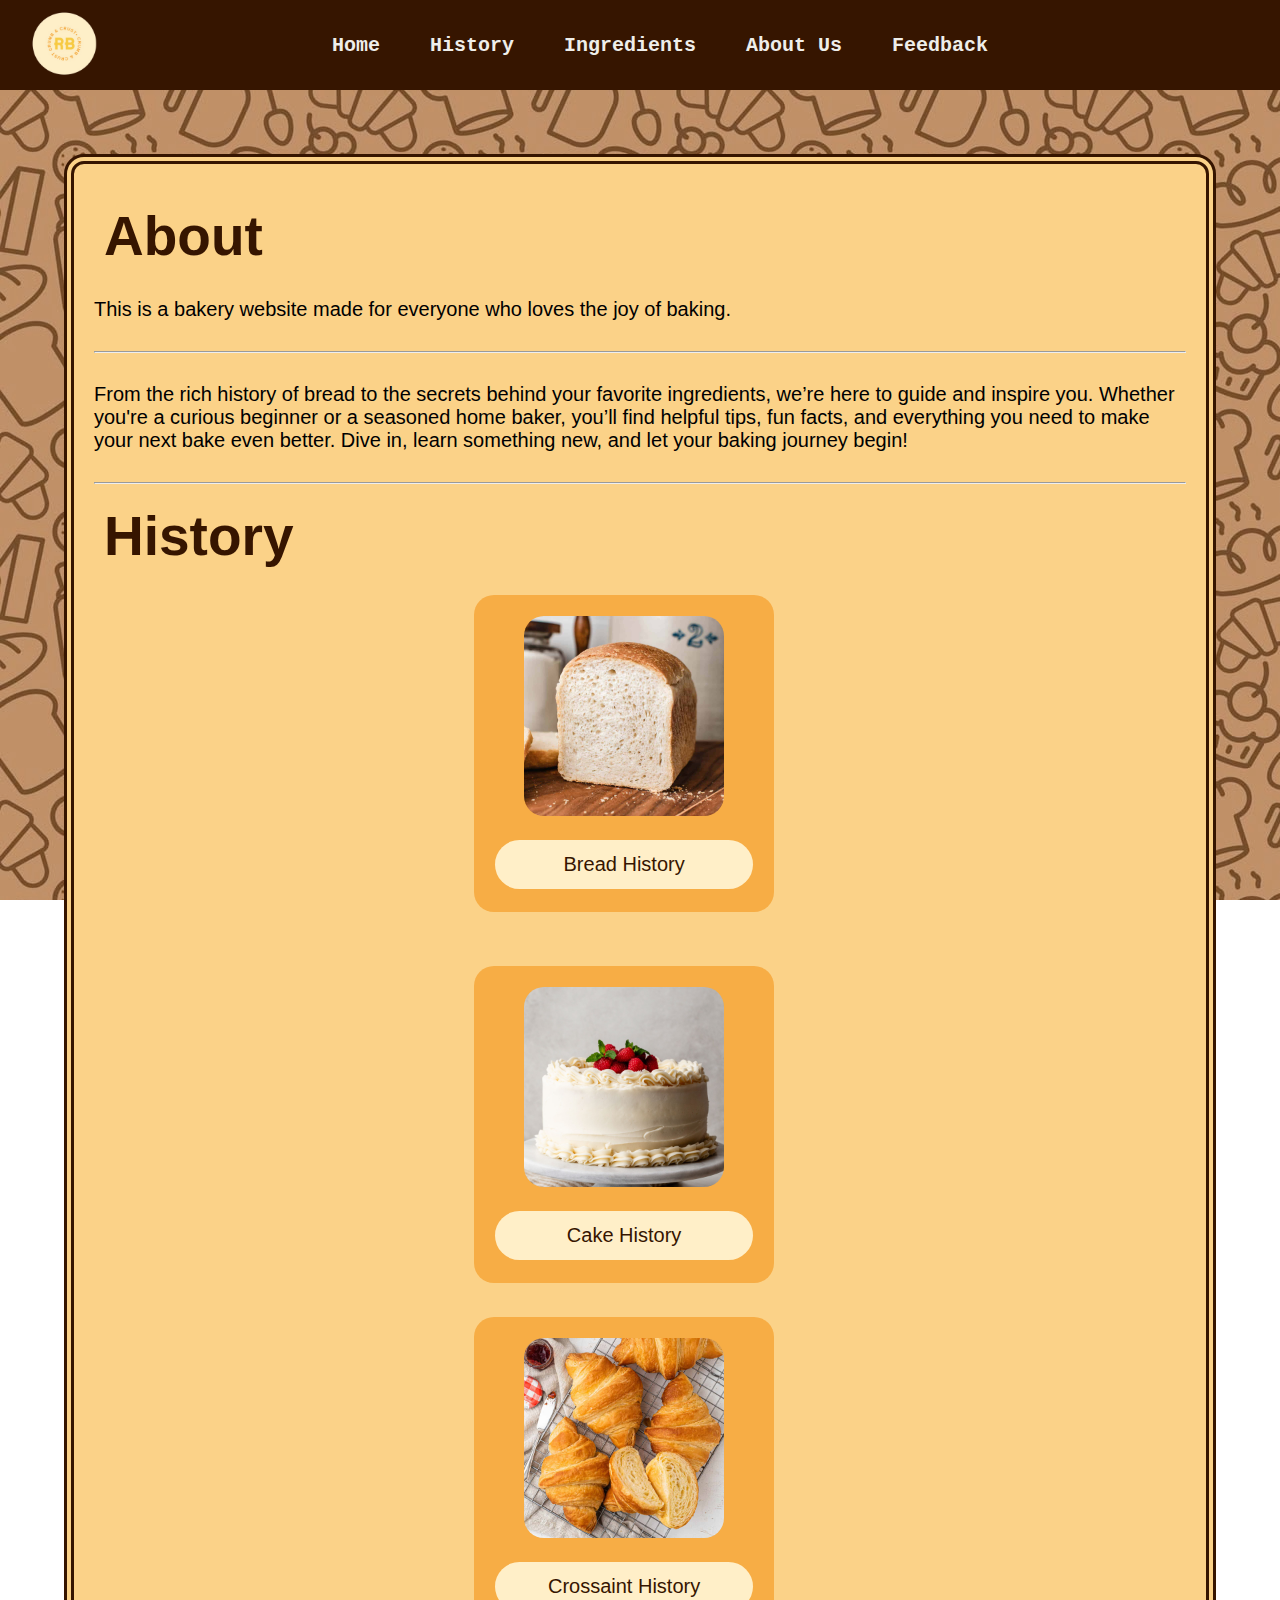
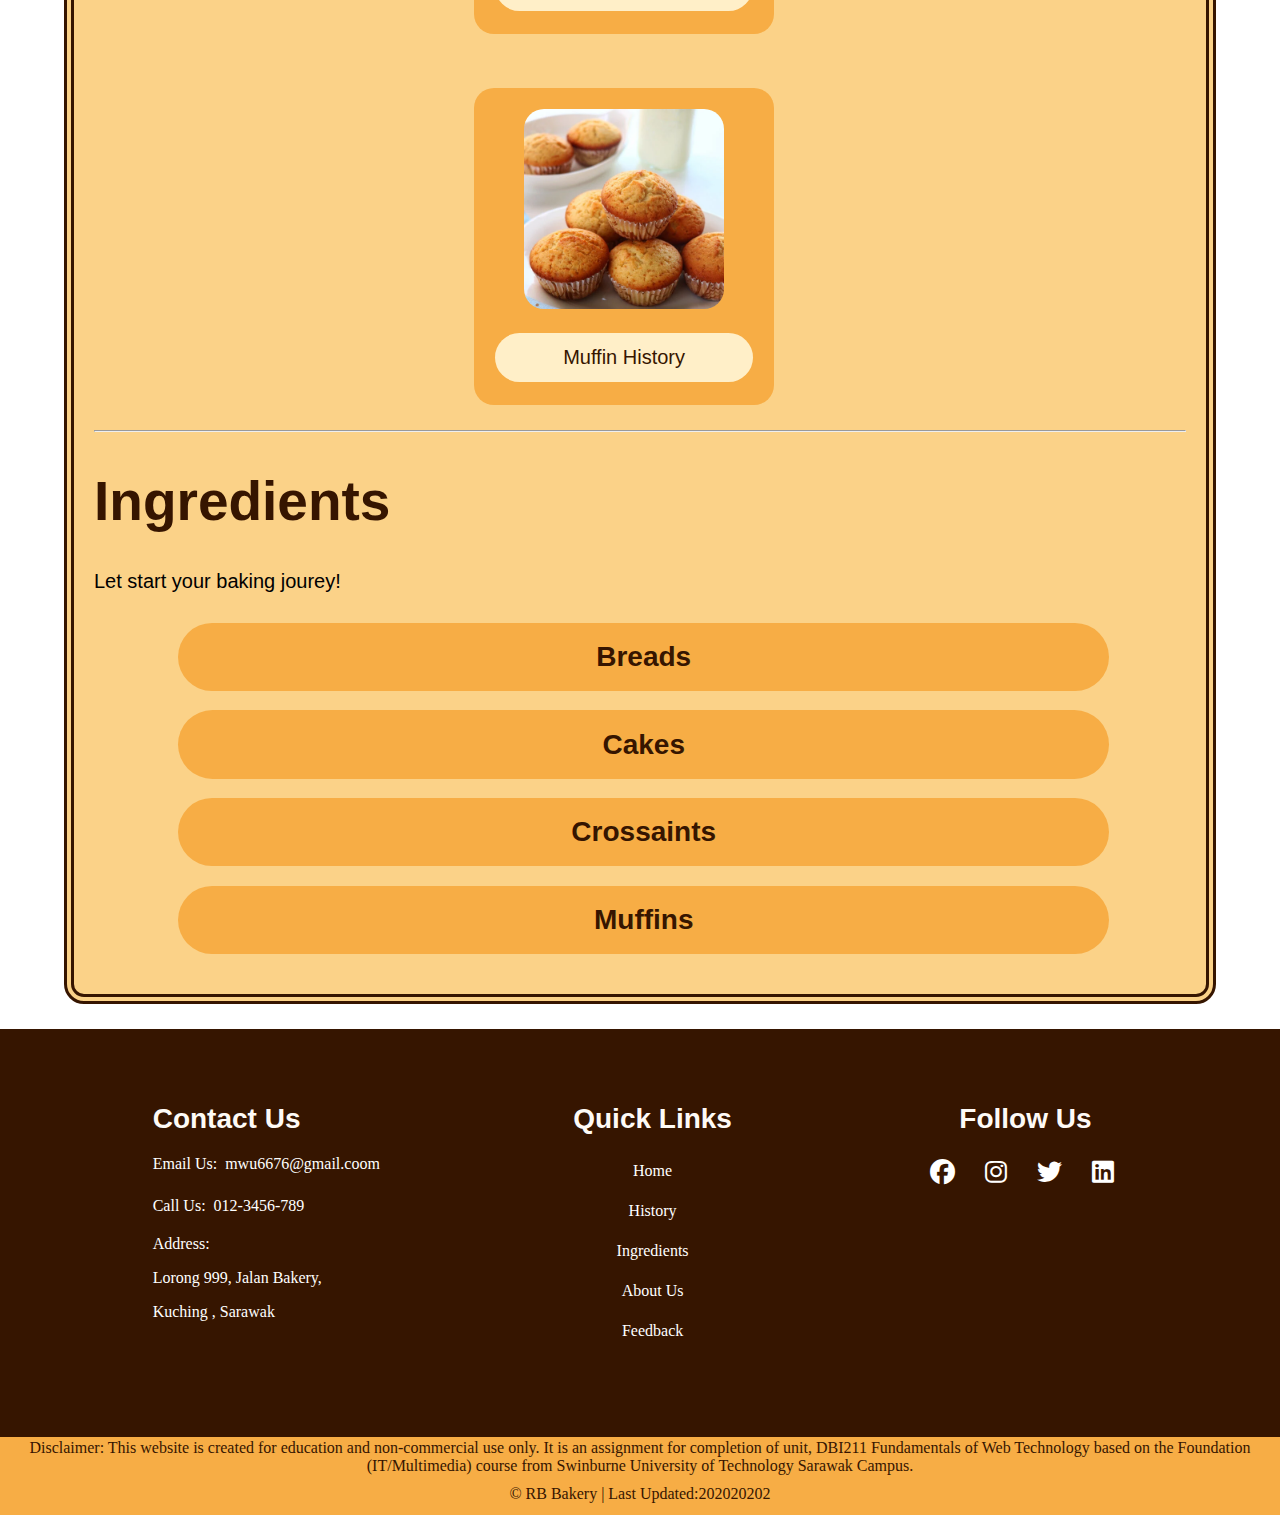
<file: 202 final/html/index.html>
<!DOCTYPE html>
<html lang="en">
    <head>
        <meta charset="utf-8">
        <meta name="author" content="Rong">
        <meta name="description" content="Royal Bakes Bakery">
        <meta name="keywords" content="Royal,Bakes,Bakery">
        <link rel="icon" href="../images/iconlogo.png">
        <link rel="stylesheet" href="../style/style.css"> 
        <link rel="stylesheet" href="https://cdnjs.cloudflare.com/ajax/libs/font-awesome/6.5.0/css/all.min.css">           
        <title>Royal Bakes Bakery</title>
    </head>

    <body>
        <header>
            <div class="topbar">
                <img src="../images/Logo.png" alt="Royal Bakes Bakery Logo" class="Logo" width="120px" height="120px">
                <ul>
                    <li><a href="index.html">Home</a></li>
                    <li><a href="../html/history.html">History</a></li>
                    <li><a href="#">Ingredients</a>
                        <ul class="dropdown">
                            <li><a href="../html/bread.html">Breads</a></li>
                            <li><a href="../html/cake.html">Cakes</a></li>
                            <li><a href="../html/crossaint.html">Crossaints</a></li>
                            <li><a href="../html/muffin.html">Muffins</a></li>
                        </ul>
                    </li>
                    <li><a href="../html/about.html">About Us</a></li>
                    <li><a href="../html/feedback.html">Feedback</a></li>
                </ul>
            </div>
        </header>
        
        <article class="indexarticle">
            <h1 class="about">About</h1>
            <p>This is a bakery website made for everyone who loves the joy of baking.</p>
            <hr>
            <p>From the rich history of bread to the secrets behind your favorite ingredients, we’re here to guide and inspire you. Whether you're a curious beginner or a seasoned home baker, you’ll find helpful tips, fun facts, and everything you need to make your next bake even better. Dive in, learn something new, and let your baking journey begin!</p>
            <hr>
            <h1 class="history">History</h1>
            <section class="bakeryhistory">
                <div class="breadncake">
                    <div class="breadhistory">
                        <img src="../images/bread.jpg" alt="bread" width="200px" height="200px">
                        <a href="history.html#bread">Bread History</a>
                    </div>
                    <div class="cakehistory">
                        <img src="../images/cake.jpg" alt="cake" width="200px" height="200px">
                        <a href="history.html#cake">Cake History</a>
                    </div>
                </div>
                <div class="crossaintnmuffin">
                    <div class="crossainthistory">
                        <img src="../images/croissant.jpg" alt="crossaint" witdh="200px" height="200px">
                        <a href="history.html#crossaint">Crossaint History</a>
                    </div>
                    <div class="muffinhistory">
                        <img src="../images/muffin.webp" alt="muffin" width="200px" height="200px">
                        <a href="history.html#muffin">Muffin History</a>
                    </div>
                </div>
            </section>

            <hr>
            <h1>Ingredients</h1>
            <p>Let start your baking jourey!</p>
            <section class="Ingredientschoice">
                <div>
                    <script>
                        document.addEventListener('DOMContentLoaded', () => {
                        const dropdowns = document.querySelectorAll('.has-dropdown > a');

                        dropdowns.forEach(item => {
                            item.addEventListener('click', function (e) {
                                e.preventDefault();
                                const parent = this.parentElement;

                                parent.classList.toggle('active');

                                document.querySelectorAll('.has-dropdown').forEach(el => {
                                    if (el !== parent) el.classList.remove('active');
                                });
                            });
                        });

                        document.addEventListener('click', (e) => {
                            if (!e.target.closest('.has-dropdown')) {
                                document.querySelectorAll('.has-dropdown').forEach(el => el.classList.remove('active'));
                            }
                        });
                    });
                    </script>
                     <ul class="ingredients-list">
                        <li class="has-dropdown">
                            <a href="#">Breads</a>
                            <ul class="dropdown">
                                <li><a href="../html/bread.html#wholewheatbread">Whole Wheat Bread</a></li>
                                <li><a href="../html/bread.html#sourdough">Sourdough</a></li>
                                <li><a href="../html/bread.html#multigrainbread">Multigrain Bread</a></li>
                                <li><a href="../html/bread.html#ryebread">Rye Bread</a></li>
                                <li><a href="../html/bread.html#ciabatta">Ciabatta</a></li>
                                <li><a href="../html/bread.html#baguette">Baguette</a></li>
                            </ul>
                        </li>
                        <li class="has-dropdown">
                            <a href="#">Cakes</a>
                            <ul class="dropdown">
                                <li><a href="../html/cake.html#spongecake">Sponge Cake</a></li>
                                <li><a href="../html/cake.html#poundcake">Pound Cake</a></li>
                                <li><a href="../html/cake.html#fruitcake">Fruit Cake</a></li>
                                <li><a href="../html/cake.html#carrotcake">Carrot Cake</a></li>
                                <li><a href="../html/cake.html#chocolatecake">Chocolate Cake</a></li>
                                <li><a href="../html/cake.html#redvelvetcake">Red Velvet Cake</a></li>
                            </ul>
                        </li>
                        <li class="has-dropdown">
                            <a href="#">Crossaints</a>
                            <ul class="dropdown">
                                <li><a href="../html/crossaint.html#buttercroissant">Butter Croissant</a></li>
                                <li><a href="../html/crossaint.html#l#almondcroissant">Almond Croissant</a></li>
                                <li><a href="../html/crossaint.html#chocolatecroissant">Chocolate Croissant</a></li>
                            </ul>
                        </li>
                        <li class="has-dropdown">
                            <a href="#">Muffins</a>
                            <ul class="dropdown">
                                <li><a href="../html/muffin.html#blueberrymuffins">Blueberry Muffins</a></li>
                                <li><a href="../html/muffin.html#bananamuffins">Banana Muffins</a></li>
                                <li><a href="../html/muffin.html#chocolatemuffins">Chocolate Muffins</a></li>
                                <li><a href="../html/muffin.html#branmuffins">Bran Muffins</a></li>
                            </ul>
                        </li>
                    </ul>
                </div>
            </section>
        </article>
        
        <footer>
            <div class="container">
                <div class="footercontent">
                    <h3>Contact Us</h3>
                    <p>Email Us:<a href="mailto:mwu6676@gmail.com">mwu6676@gmail.coom</a></p>
                    <p>Call Us:<a href="tel:+60123456789">012-3456-789</a></p>
                    <p>Address:</p>
                    <p>Lorong 999, Jalan Bakery,</p>
                    <p> Kuching , Sarawak</p>
                </div>
                <div class="footercontent">
                    <h3>Quick Links</h3>
                    <ul class="list">
                        <li><a href="index.html">Home</a></li>
                        <li><a href="../html/history.html">History</a></li>
                        <li><a href="../html/ingredients.html">Ingredients</a></li>
                        <li><a href="../html/about.html">About Us</a></li>
                        <li><a href="../html/feedback.html">Feedback</a></li>
                    </ul>
                </div>
                <div class="footercontent">
                    <h3 class="socialmedialink">Follow Us</h3>
                    <ul class="social-icons">
                        <li><a href=""><i class="fab fa-facebook"></i></a></li>
                        <li><a href=""><i class="fab fa-instagram"></i></a></li>
                        <li><a href=""><i class="fab fa-twitter"></i></a></li>
                        <li><a href=""><i class="fab fa-linkedin"></i></a></li>
                    </ul>
                </div>
            </div>
            <div class="indexbottom-bar">
                <p class="disclaimer">Disclaimer: This website is created for education and non-commercial use only. It is an assignment for completion of unit, DBI211 Fundamentals of Web Technology based on the Foundation (IT/Multimedia) course from Swinburne University of Technology Sarawak Campus.</p>
                <p class="copyright">&copy; RB Bakery | Last Updated:202020202</p>
            </div>
        </footer>
    </body>
</html>
</file>
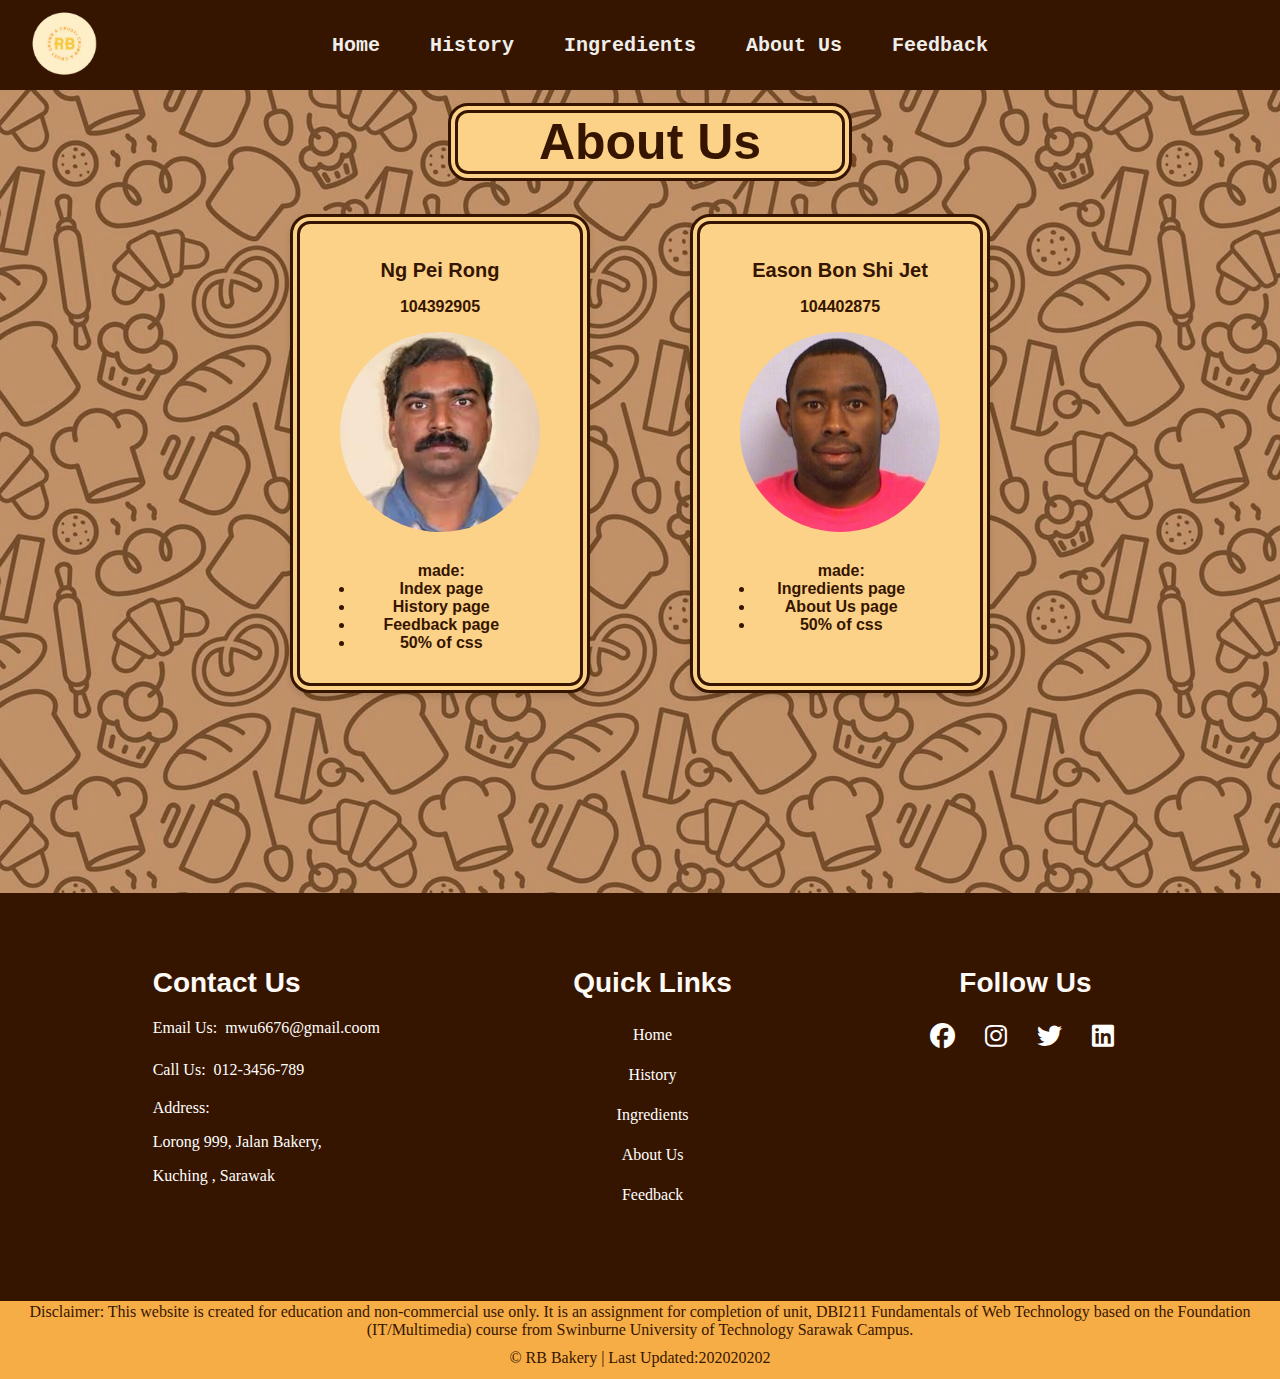
<file: 202 final/html/about.html>
<!DOCTYPE html>
<html lang="en">
    <head>
        <meta charset="utf-8">
        <meta name="author" content="Rong">
        <meta name="description" content="Royal Bakes Bakery">
        <meta name="keywords" content="Royal,Bakes,Bakery">
        <link rel="icon" href="../images/iconlogo.png">
        <link rel="stylesheet" href="../style/style.css">
        <link rel="stylesheet" href="https://cdnjs.cloudflare.com/ajax/libs/font-awesome/6.5.0/css/all.min.css">            
        <title>Royal Bakes Bakery</title>
    </head>

    <body>
        <header>
            <div class="topbar">
                <img src="../images/Logo.png" alt="Royal Bakes Bakery Logo" class="Logo" width="120px" height="120px">
                <ul>
                    <li><a href="index.html">Home</a></li>
                    <li><a href="../html/history.html">History</a></li>
                    <li><a href="#">Ingredients</a>
                        <ul class="dropdown">
                            <li><a href="../html/bread.html">Breads</a></li>
                            <li><a href="../html/cake.html">Cakes</a></li>
                            <li><a href="../html/crossaint.html">Crossaints</a></li>
                            <li><a href="../html/muffin.html">Muffins</a></li>
                        </ul>
                    </li>
                    <li><a href="../html/about.html">About Us</a></li>
                    <li><a href="../html/feedback.html">Feedback</a></li>
                </ul>
            </div>
        </header>
        <article class="about-us-article">
            <h1>About Us</h1>
            <div class="about-us-info">                                                                                                                  
                <div class="member">
                    <p class="name">Ng Pei Rong</p>
                    <p class="id">104392905</p>
                    <img src="../images/xavier-icon.jpg" alt="student-profile-picture" class="pfp"> 
                    <ul>made:
                        <li>Index page</li>
                        <li>History page</li>
                        <li>Feedback page</li>
                        <li>50% of css</li>
                    </ul>
                </div>
                <div class="member">
                    <p class="name">Eason Bon Shi Jet</p>
                    <p class="id">104402875</p>
                    <img src="../images/tyler-icon.jpg" alt="student-profile-picture" class="pfp">
                    <ul>made:
                        <li>Ingredients page</li>
                        <li>About Us page</li>
                        <li>50% of css</li>
                    </ul>
                </div>
            </div>
        </article>
        <footer>
            <div class="container">
                <div class="footercontent">
                    <h3>Contact Us</h3>
                    <p>Email Us:<a href="mailto:mwu6676@gmail.com">mwu6676@gmail.coom</a></p>
                    <p>Call Us:<a href="tel:+60123456789">012-3456-789</a></p>
                    <p>Address:</p>
                    <p>Lorong 999, Jalan Bakery,</p>
                    <p> Kuching , Sarawak</p>
                </div>
                <div class="footercontent">
                    <h3>Quick Links</h3>
                    <ul class="list">
                        <li><a href="index.html">Home</a></li>
                        <li><a href="../html/history.html">History</a></li>
                        <li><a href="../html/ingredients.html">Ingredients</a></li>
                        <li><a href="../html/about.html">About Us</a></li>
                        <li><a href="../html/feedback.html">Feedback</a></li>
                    </ul>
                </div>
                <div class="footercontent">
                    <h3 class="socialmedialink">Follow Us</h3>
                    <ul class="social-icons">
                        <li><a href=""><i class="fab fa-facebook"></i></a></li>
                        <li><a href=""><i class="fab fa-instagram"></i></a></li>
                        <li><a href=""><i class="fab fa-twitter"></i></a></li>
                        <li><a href=""><i class="fab fa-linkedin"></i></a></li>
                    </ul>
                </div>
            </div>
            <div class="indexbottom-bar">
                                <p class="disclaimer">Disclaimer: This website is created for education and non-commercial use only. It is an assignment for completion of unit, DBI211 Fundamentals of Web Technology based on the Foundation (IT/Multimedia) course from Swinburne University of Technology Sarawak Campus.</p>
                    <p class="copyright">&copy; RB Bakery | Last Updated:202020202</p>
            </div>
        </footer>
    </body>
</html>
</file>
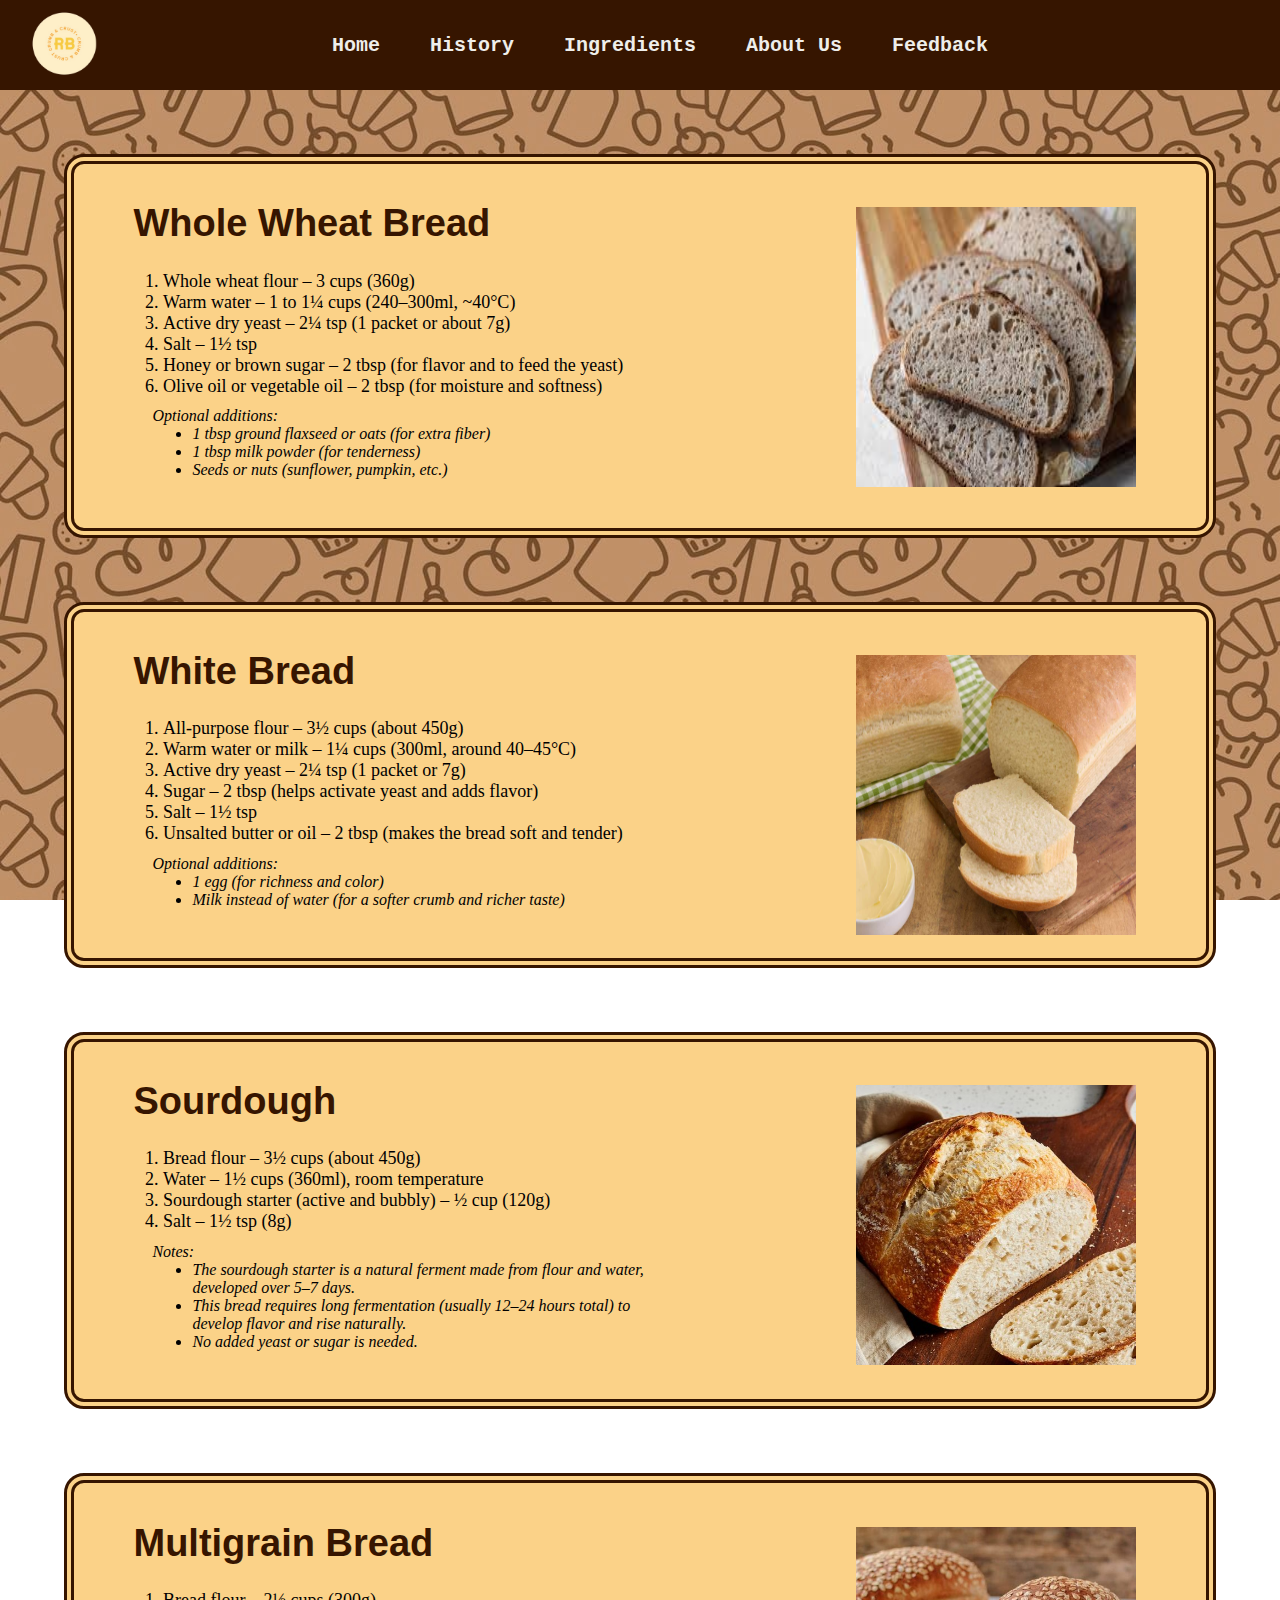
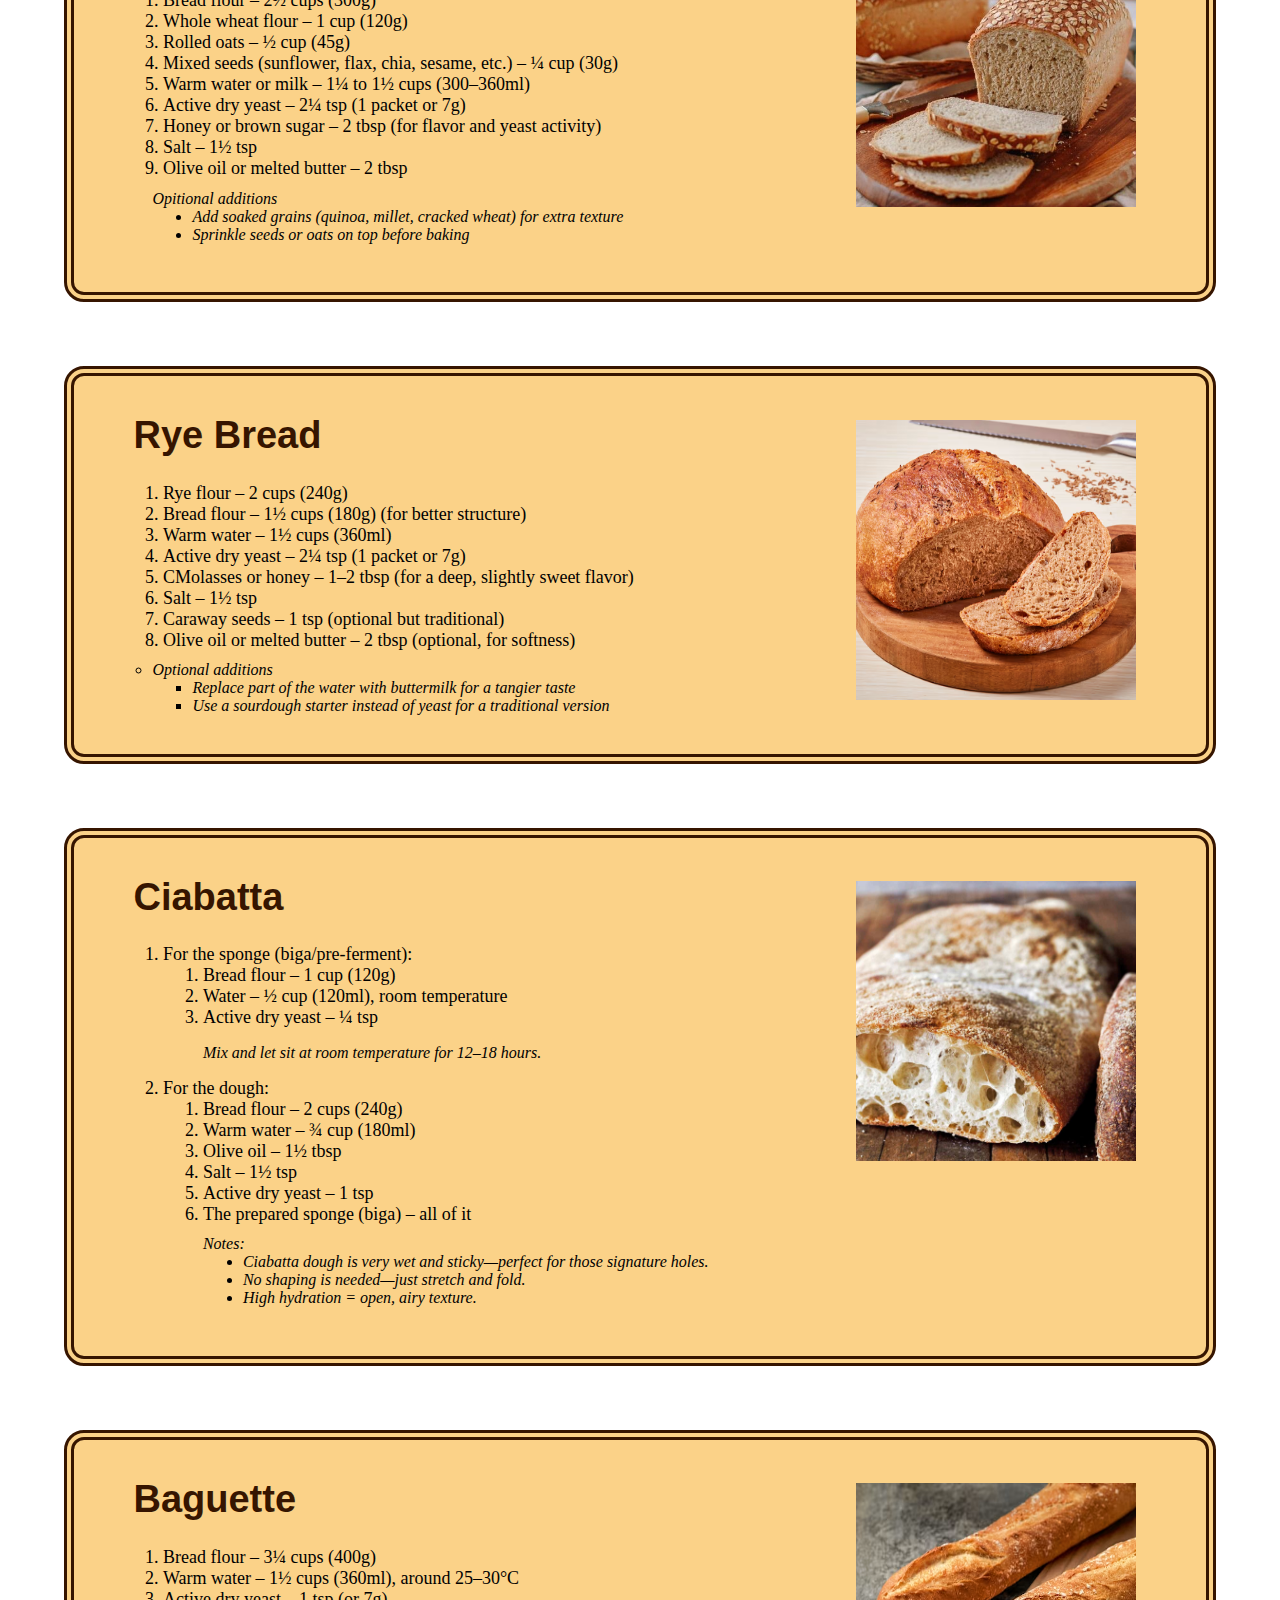
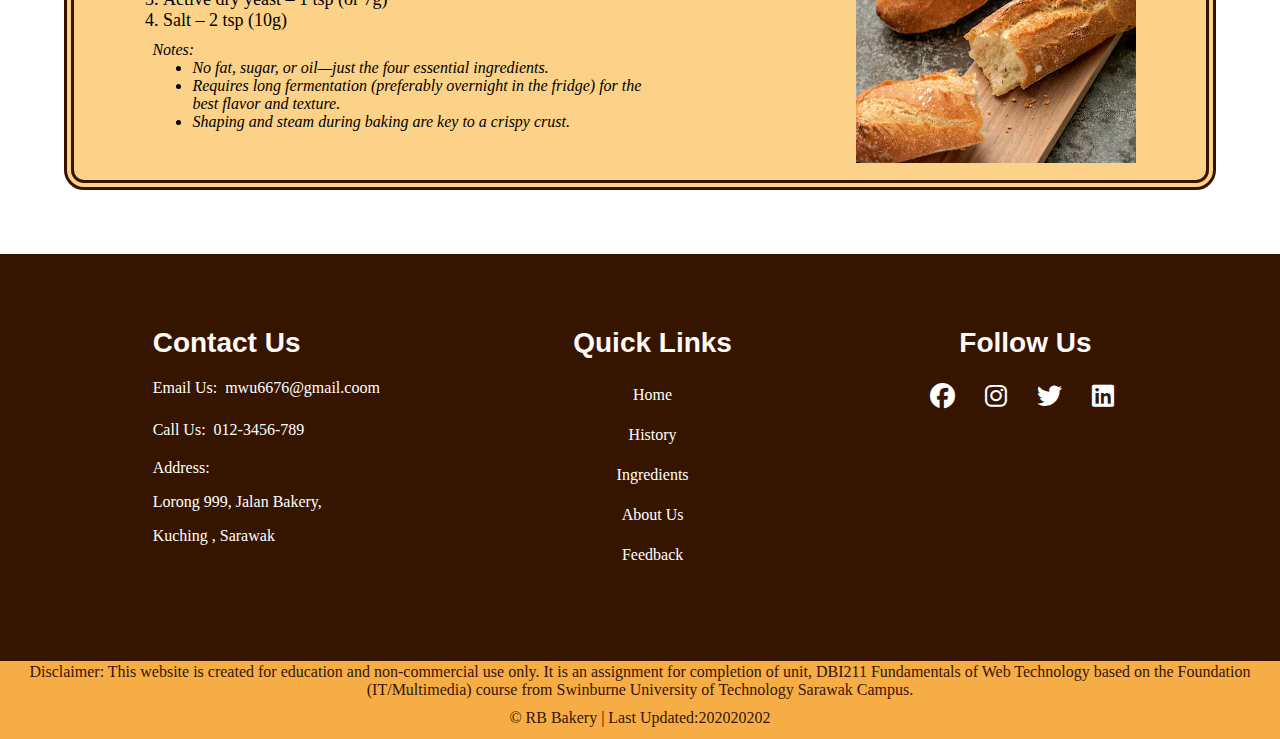
<file: 202 final/html/bread.html>
<!DOCTYPE html>
<html lang="en">
    <head>
        <meta charset="utf-8">
        <meta name="author" content="Rong">
        <meta name="description" content="Royal Bakes Bakery">
        <meta name="keywords" content="Royal,Bakes,Bakery">
        <link rel="icon" href="../images/iconlogo.png">
        <link rel="stylesheet" href="../style/style.css">
        <link rel="stylesheet" href="https://cdnjs.cloudflare.com/ajax/libs/font-awesome/6.5.0/css/all.min.css">            
        <title>Royal Bakes Bakery</title>
    </head>

    <body>
        <header>
            <div class="topbar">
                <img src="../images/Logo.png" alt="Royal Bakes Bakery Logo" class="Logo" width="120px" height="120px">
                <ul>
                    <li><a href="index.html">Home</a></li>
                    <li><a href="../html/history.html">History</a></li>
                    <li><a href="#">Ingredients</a>
                        <ul class="dropdown">
                            <li><a href="../html/bread.html">Breads</a></li>
                            <li><a href="../html/cake.html">Cakes</a></li>
                            <li><a href="../html/crossaint.html">Crossaints</a></li>
                            <li><a href="../html/muffin.html">Muffins</a></li>
                        </ul>
                    </li>
                    <li><a href="../html/about.html">About Us</a></li>
                    <li><a href="../html/feedback.html">Feedback</a></li>
                </ul>
            </div>
        </header>

        <article class="breadarticle">
            <div class="ingredients">
                <ul class="ingredientscontainer">
                    <li class="head"><h1 id="wholewheatbread">Whole Wheat Bread</h1>
                        <img src="../images/wholewheatbread.jpeg" alt="Whole Wheat Bread" class="ingredients-image">
                        <ol class="content">
                            <li>Whole wheat flour – 3 cups (360g)</li>
                            <li>Warm water – 1 to 1¼ cups (240–300ml, ~40°C)</li>
                            <li>Active dry yeast – 2¼ tsp (1 packet or about 7g)</li>
                            <li>Salt – 1½ tsp</li>
                            <li>Honey or brown sugar – 2 tbsp (for flavor and to feed the yeast)</li>
                            <li>Olive oil or vegetable oil – 2 tbsp (for moisture and softness)</li>
                        </ol>
                        <ul class="content2">
                            <li class="other">Optional additions:
                                <ul>
                                    <li>1 tbsp ground flaxseed or oats (for extra fiber)</li>
                                    <li>1 tbsp milk powder (for tenderness)</li>
                                    <li>Seeds or nuts (sunflower, pumpkin, etc.)</li>
                                </ul>
                            </li>
                        </ul>
                    </li>
                </ul>
                <ul class="ingredientscontainer">
                    <li class="head"><h1 id="whitebread">White Bread</h1>
                        <img src="../images/whitebread.png" alt="White Bread" class="ingredients-image">
                        <ol class="content">
                            <li>All-purpose flour – 3½ cups (about 450g)</li>
                            <li>Warm water or milk – 1¼ cups (300ml, around 40–45°C)</li>
                            <li>Active dry yeast – 2¼ tsp (1 packet or 7g)</li>
                            <li>Sugar – 2 tbsp (helps activate yeast and adds flavor)</li>
                            <li>Salt – 1½ tsp</li>
                            <li>Unsalted butter or oil – 2 tbsp (makes the bread soft and tender)</li>
                        </ol>
                        <ul class="content2">
                            <li class="other">Optional additions:
                                <ul>
                                    <li>1 egg (for richness and color)</li>
                                    <li>Milk instead of water (for a softer crumb and richer taste)</li>
                                </ul>
                            </li>
                        </ul>
                    </li>
                </ul>
                <ul class="ingredientscontainer">
                    <li class="head"><h1 id="sourdough">Sourdough</h1>
                        <img src="../images/sourdough.jpg" alt="Sourdough" class="ingredients-image">
                        <ol class="content">
                            <li>Bread flour – 3½ cups (about 450g)</li>
                            <li>Water – 1½ cups (360ml), room temperature</li>
                            <li>Sourdough starter (active and bubbly) – ½ cup (120g)</li>
                            <li>Salt – 1½ tsp (8g)</li>
                        </ol>
                        <ul class="content2">
                            <li class="other">Notes:
                                <ul>
                                    <li>The sourdough starter is a natural ferment made from flour and water, developed over 5–7 days.</li>
                                    <li>This bread requires long fermentation (usually 12–24 hours total) to develop flavor and rise naturally.</li>
                                    <li>No added yeast or sugar is needed.</li>
                                </ul>
                            </li>
                        </ul>
                    </li>
                </ul>
                <ul class="ingredientscontainer">
                    <li class="head"><h1 id="multigrainbread">Multigrain Bread</h1>
                        <img src="../images/multigrainbread.jpg" alt="Multigrain Bread" class="ingredients-image">
                        <ol class="content">
                            <li>Bread flour – 2½ cups (300g)</li>
                            <li>Whole wheat flour – 1 cup (120g)</li>
                            <li>Rolled oats – ½ cup (45g)</li>
                            <li>Mixed seeds (sunflower, flax, chia, sesame, etc.) – ¼ cup (30g)</li>
                            <li>Warm water or milk – 1¼ to 1½ cups (300–360ml)</li>
                            <li>Active dry yeast – 2¼ tsp (1 packet or 7g)</li>
                            <li>Honey or brown sugar – 2 tbsp (for flavor and yeast activity)</li>
                            <li>Salt – 1½ tsp</li>
                            <li>Olive oil or melted butter – 2 tbsp</li>
                        </ol>
                        <ul class="content2">
                            <li class="other">Opitional additions
                                <ul>
                                    <li>Add soaked grains (quinoa, millet, cracked wheat) for extra texture</li>
                                    <li>Sprinkle seeds or oats on top before baking</li>
                                </ul>
                            </li>       
                        </ul>
                    </li>
                </ul>
                <ul class="ingredientscontainer">
                    <li class="head"><h1 id="ryebread">Rye Bread</h1>
                        <img src="../images/ryebread.jpg" alt="Rye Bread" class="ingredients-image">
                        <ol class="content">
                            <li>Rye flour – 2 cups (240g)</li>
                            <li>Bread flour – 1½ cups (180g) (for better structure)</li>
                            <li>Warm water – 1½ cups (360ml)</li>
                            <li>Active dry yeast – 2¼ tsp (1 packet or 7g)</li>
                            <li>CMolasses or honey – 1–2 tbsp (for a deep, slightly sweet flavor)</li>
                            <li>Salt – 1½ tsp</li>
                            <li>Caraway seeds – 1 tsp (optional but traditional)</li>
                            <li>Olive oil or melted butter – 2 tbsp (optional, for softness)</li>
                        </ol>
                        <ul class="content2">
                            <li>Optional additions
                                <ul>
                                    <li>Replace part of the water with buttermilk for a tangier taste</li>
                                    <li>Use a sourdough starter instead of yeast for a traditional version</li>
                                </ul>
                            </li>
                        </ul>
                    </li>
                </ul>
                <ul class="ingredientscontainer">
                    <li class="head"><h1 id="ciabatta">Ciabatta</h1>
                        <img src="../images/ciabatta.jpg" alt="Ciabatta" class="ingredients-image">
                        <ol class="content">
                            <li>For the sponge (biga/pre-ferment):
                                <ol>
                                    <li>Bread flour – 1 cup (120g)</li>
                                    <li>Water – ½ cup (120ml), room temperature</li>
                                    <li>Active dry yeast – ¼ tsp</li>
                                    <p class="friendlyrequirement"><i>Mix and let sit at room temperature for 12–18 hours.</i></p>
                                </ol>
                            </li>
                            <li>For the dough:
                                <ol>
                                    <li>Bread flour – 2 cups (240g)</li>
                                    <li>Warm water – ¾ cup (180ml)</li>
                                    <li>Olive oil – 1½ tbsp</li>
                                    <li>Salt – 1½ tsp</li>
                                    <li>Active dry yeast – 1 tsp</li>
                                    <li>The prepared sponge (biga) – all of it</li>
                                </ol>
                                <ul class="content2">
                                    <li class="other">Notes:
                                        <ul>
                                            <li>Ciabatta dough is very wet and sticky—perfect for those signature holes.</li>
                                            <li>No shaping is needed—just stretch and fold.</li>
                                            <li>High hydration = open, airy texture.</li>
                                        </ul>
                                    </li>
                                </ul>
                            </li>
                        </ul>
                    </li>
                </ul>
                <ul class="ingredientscontainer">
                    <li class="head"><h1 id="baguette">Baguette</h1>
                        <img src="../images/baguette.jpg" alt="Baguette" class="ingredients-image">
                        <ol class="content">
                            <li>Bread flour – 3¼ cups (400g)</li>
                            <li>Warm water – 1½ cups (360ml), around 25–30°C</li>
                            <li>Active dry yeast – 1 tsp (or 7g)</li>
                            <li>Salt – 2 tsp (10g)</li>
                        </ol>
                        <ul class="content2">
                            <li class="other">Notes:
                                <ul>
                                    <li>No fat, sugar, or oil—just the four essential ingredients.</li>
                                    <li>Requires long fermentation (preferably overnight in the fridge) for the best flavor and texture.</li>
                                    <li>Shaping and steam during baking are key to a crispy crust.</li>
                                </ul>
                            </li>
                        </ul>
                    </li>
                </ul>
            </div>
        </article>

        <footer>
            <div class="container">
                <div class="footercontent">
                    <h3>Contact Us</h3>
                    <p>Email Us:<a href="mailto:mwu6676@gmail.com">mwu6676@gmail.coom</a></p>
                    <p>Call Us:<a href="tel:+60123456789">012-3456-789</a></p>
                    <p>Address:</p>
                    <p>Lorong 999, Jalan Bakery,</p>
                    <p> Kuching , Sarawak</p>
                </div>
                <div class="footercontent">
                    <h3>Quick Links</h3>
                    <ul class="list">
                        <li><a href="index.html">Home</a></li>
                        <li><a href="../html/history.html">History</a></li>
                        <li><a href="../html/ingredients.html">Ingredients</a></li>
                        <li><a href="../html/about.html">About Us</a></li>
                        <li><a href="../html/feedback.html">Feedback</a></li>
                    </ul>
                </div>
                <div class="footercontent">
                    <h3 class="socialmedialink">Follow Us</h3>
                    <ul class="social-icons">
                        <li><a href="https://www.facebook.com/eason.bon" target="_blank"><i class="fab fa-facebook"></i></a></li>
                        <li><a href=""><i class="fab fa-instagram"></i></a></li>
                        <li><a href=""><i class="fab fa-twitter"></i></a></li>
                        <li><a href=""><i class="fab fa-linkedin"></i></a></li>
                    </ul>
                </div>
            </div>
            <div class="indexbottom-bar">
                                <p class="disclaimer">Disclaimer: This website is created for education and non-commercial use only. It is an assignment for completion of unit, DBI211 Fundamentals of Web Technology based on the Foundation (IT/Multimedia) course from Swinburne University of Technology Sarawak Campus.</p>
                <p class="copyright">&copy; RB Bakery | Last Updated:202020202</p>
            </div>
        </footer>
    </body>
</html>
</file>
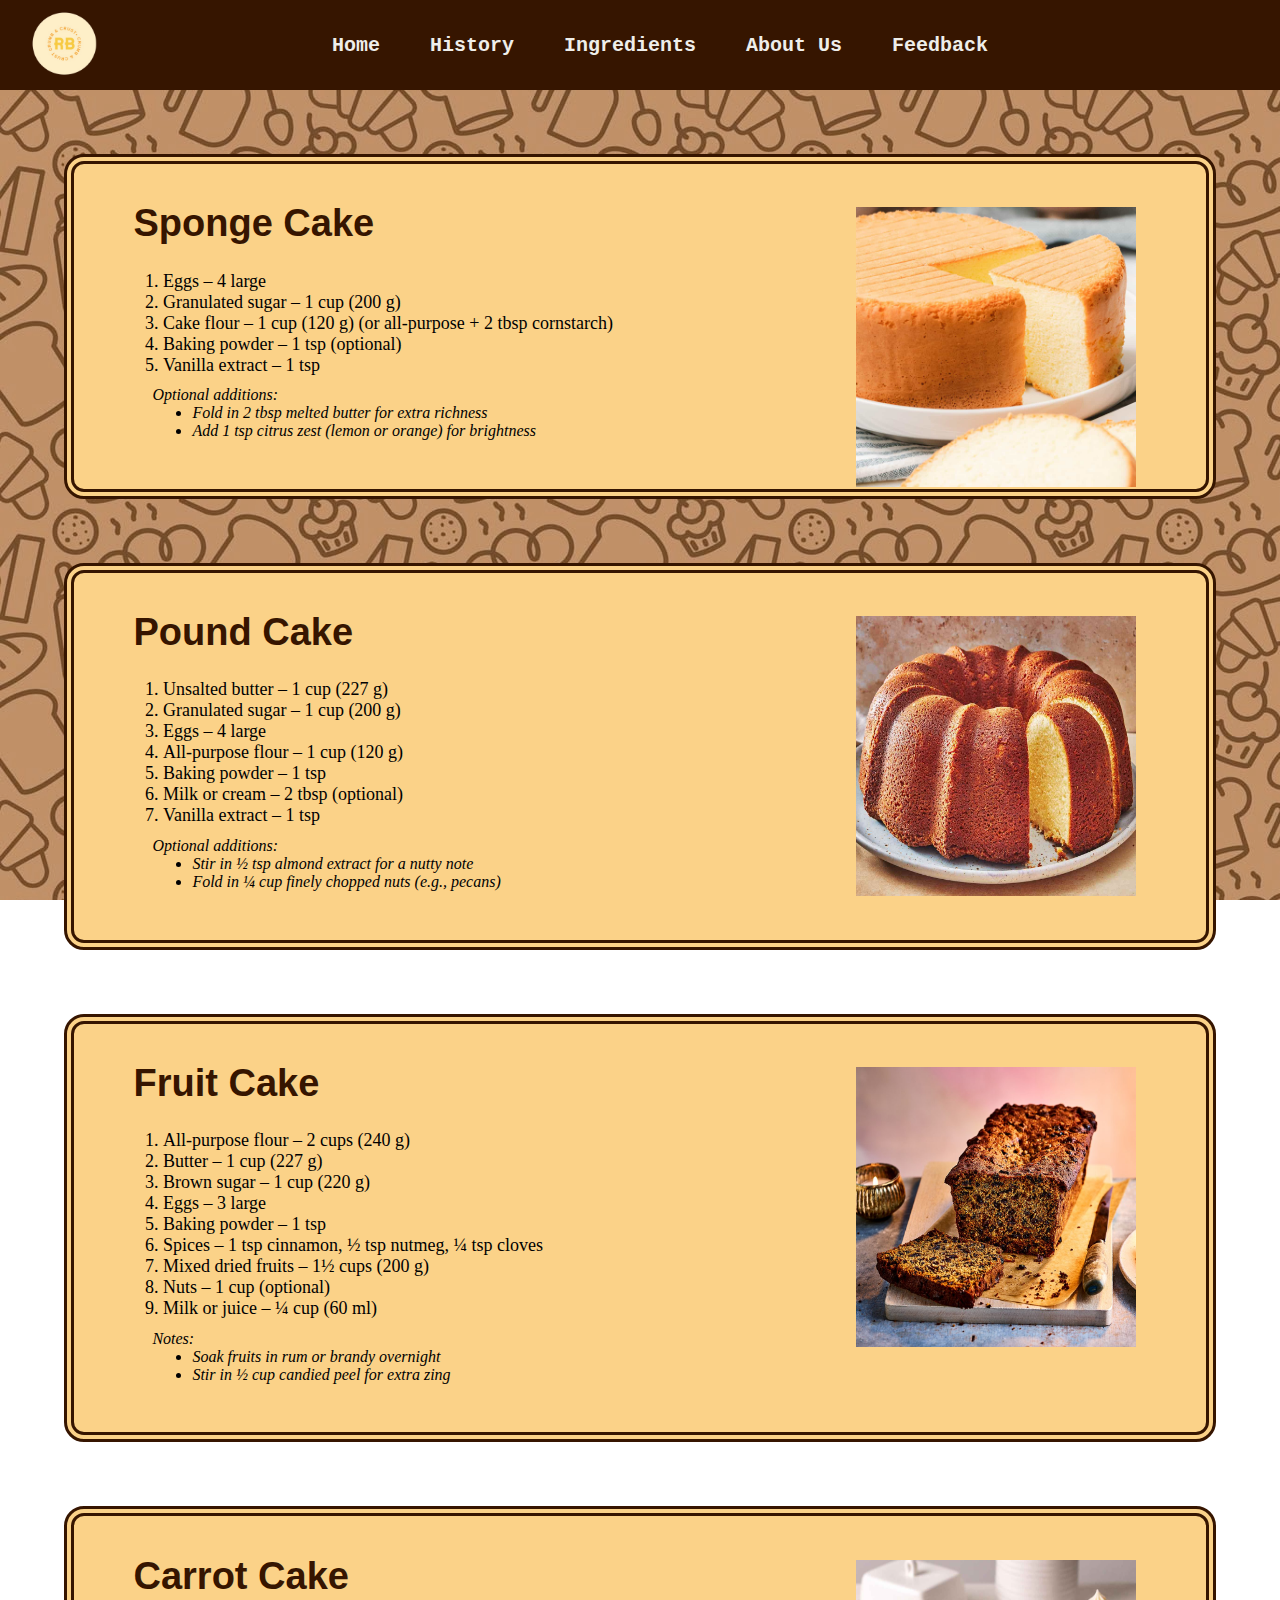
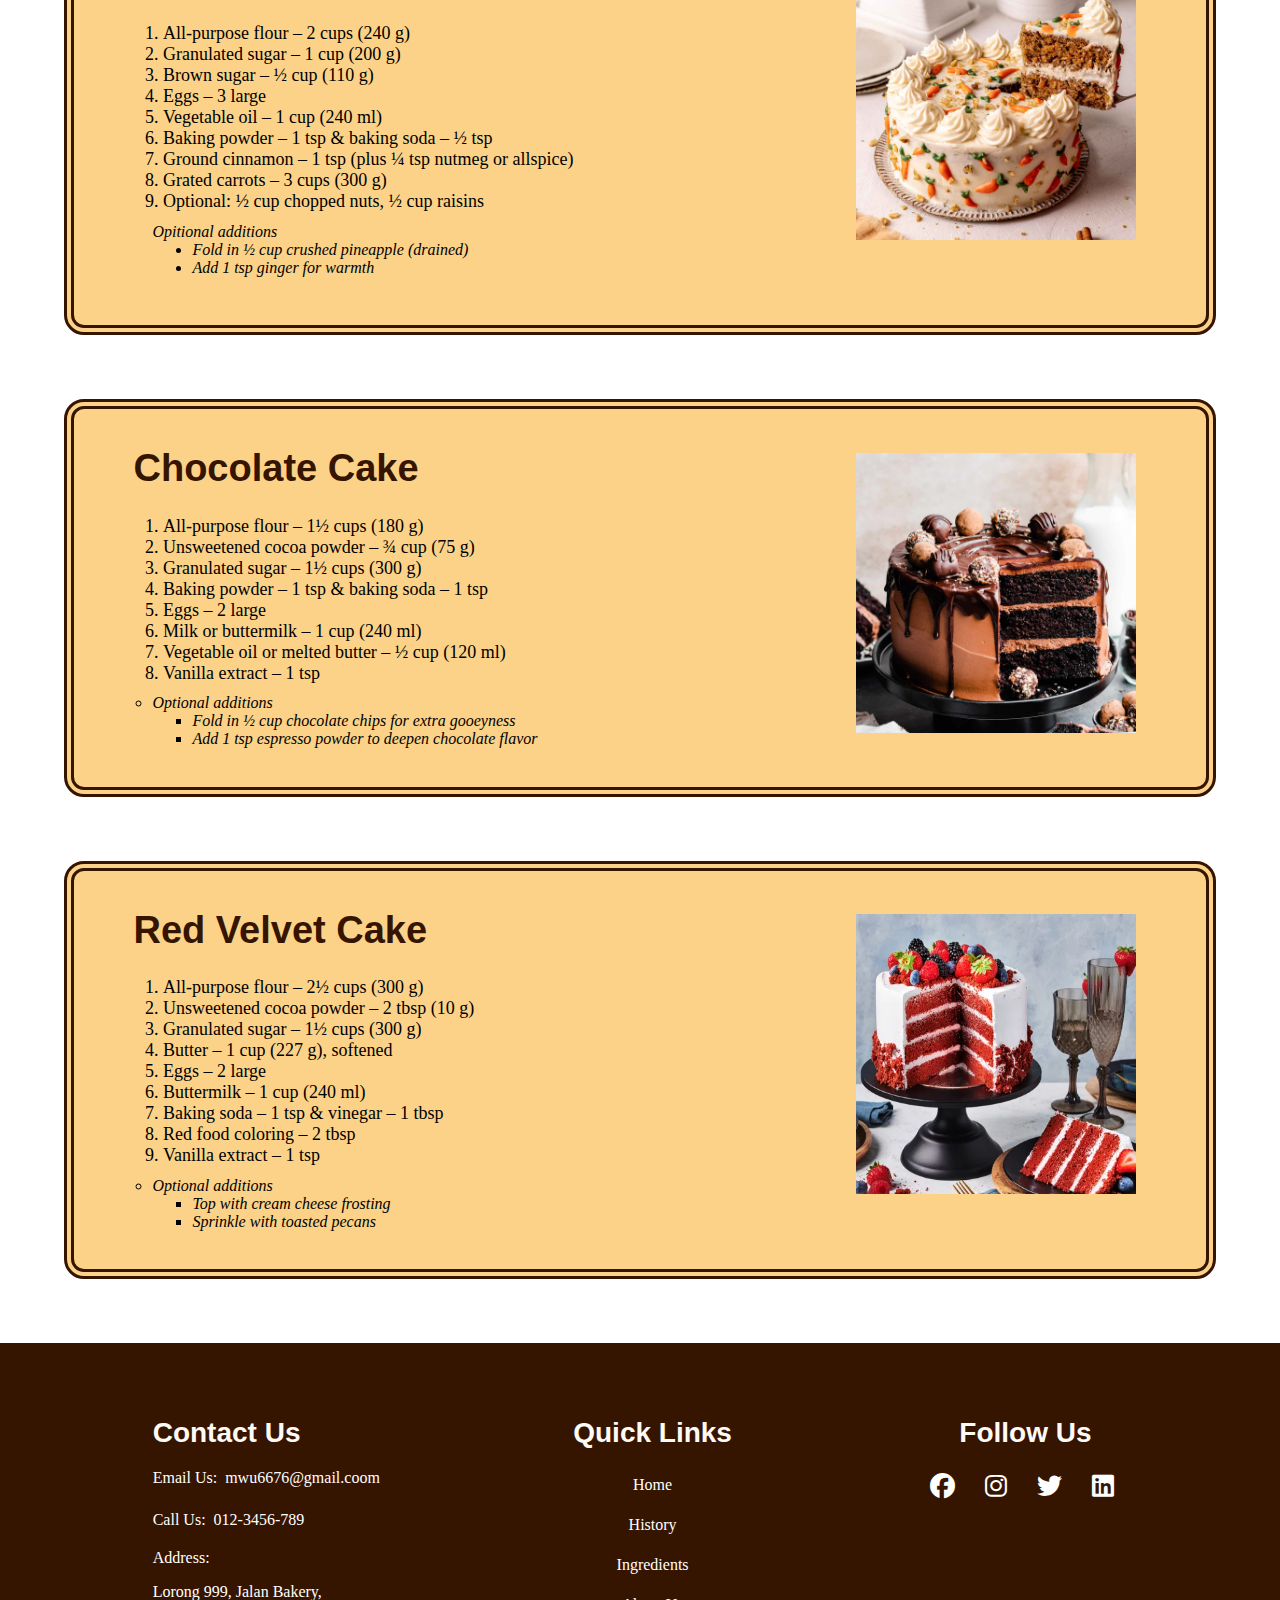
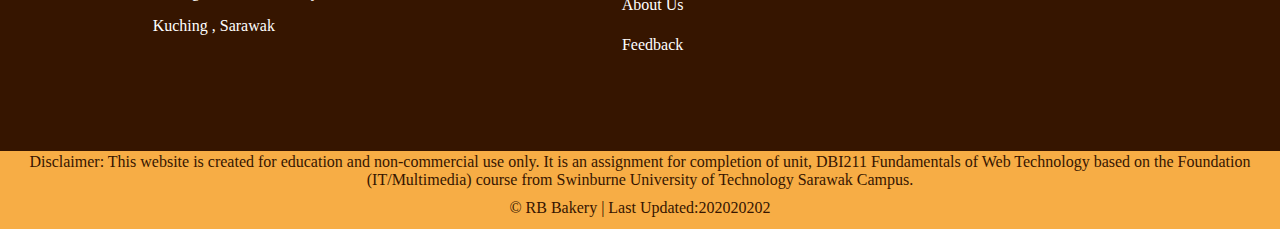
<file: 202 final/html/cake.html>
<!DOCTYPE html>
<html lang="en">
    <head>
        <meta charset="utf-8">
        <meta name="author" content="Rong">
        <meta name="description" content="Royal Bakes Bakery">
        <meta name="keywords" content="Royal,Bakes,Bakery">
        <link rel="icon" href="../images/iconlogo.png">
        <link rel="stylesheet" href="../style/style.css">
        <link rel="stylesheet" href="https://cdnjs.cloudflare.com/ajax/libs/font-awesome/6.5.0/css/all.min.css">            
        <title>Royal Bakes Bakery</title>
    </head>

    <body>
        <header>
            <div class="topbar">
                <img src="../images/Logo.png" alt="Royal Bakes Bakery Logo" class="Logo" width="120px" height="120px">
                <ul>
                    <li><a href="index.html">Home</a></li>
                    <li><a href="../html/history.html">History</a></li>
                    <li><a href="#">Ingredients</a>
                        <ul class="dropdown">
                            <li><a href="../html/bread.html">Breads</a></li>
                            <li><a href="../html/cake.html">Cakes</a></li>
                            <li><a href="../html/crossaint.html">Crossaints</a></li>
                            <li><a href="../html/muffin.html">Muffins</a></li>
                        </ul>
                    </li>
                    <li><a href="../html/about.html">About Us</a></li>
                    <li><a href="../html/feedback.html">Feedback</a></li>
                </ul>
            </div>
        </header>
        <article class="cakearticle">
            <div class="ingredients">
                <ul class="ingredientscontainer">
                    <li class="head"><h1 id="spongecake">Sponge Cake</h1>
                        <img src="../images/spongecake.jpg" alt="Sponge Cake" class="ingredients-image">
                        <ol class="content">
                            <li>Eggs – 4 large</li>
                            <li>Granulated sugar – 1 cup (200 g)</li>
                            <li>Cake flour – 1 cup (120 g) (or all-purpose + 2 tbsp cornstarch)</li>
                            <li>Baking powder – 1 tsp (optional)</li>
                            <li>Vanilla extract – 1 tsp</li>
                        </ol>
                        <ul class="content2">
                            <li class="other">Optional additions:
                                <ul>
                                    <li>Fold in 2 tbsp melted butter for extra richness</li>
                                    <li>Add 1 tsp citrus zest (lemon or orange) for brightness</li>
                                </ul>
                            </li>
                        </ul>
                    </li>
                </ul>
                <ul class="ingredientscontainer">
                    <li class="head"><h1 id="poundcake">Pound Cake</h1>
                        <img src="../images/poundcake.jpg" alt="Pound Cake" class="ingredients-image">                        
                        <ol class="content">
                            <li>Unsalted butter – 1 cup (227 g)</li>
                            <li>Granulated sugar – 1 cup (200 g)</li>
                            <li>Eggs – 4 large</li>
                            <li>All-purpose flour – 1 cup (120 g)</li>
                            <li>Baking powder – 1 tsp</li>
                            <li>Milk or cream – 2 tbsp (optional)</li>
                            <li>Vanilla extract – 1 tsp</li>
                        </ol>
                        <ul class="content2">
                            <li class="other">Optional additions:
                                <ul>
                                    <li>Stir in ½ tsp almond extract for a nutty note</li>
                                    <li>Fold in ¼ cup finely chopped nuts (e.g., pecans)</li>
                                </ul>
                            </li>
                        </ul>
                    </li>
                </ul>
                <ul class="ingredientscontainer">
                    <li class="head"><h1 id="fruitcake">Fruit Cake</h1>
                        <img src="../images/fruitcake.jpg" alt="Fruit Cake" class="ingredients-image">  
                        <ol class="content">
                            <li>All-purpose flour – 2 cups (240 g)</li>
                            <li>Butter – 1 cup (227 g)</li>
                            <li>Brown sugar – 1 cup (220 g)</li>
                            <li>Eggs – 3 large</li>
                            <li>Baking powder – 1 tsp</li>
                            <li>Spices – 1 tsp cinnamon, ½ tsp nutmeg, ¼ tsp cloves</li>
                            <li>Mixed dried fruits – 1½ cups (200 g)</li>
                            <li>Nuts – 1 cup (optional)</li>
                            <li>Milk or juice – ¼ cup (60 ml)</li>
                        </ol>
                        <ul class="content2">
                            <li class="other">Notes:
                                <ul>
                                    <li>Soak fruits in rum or brandy overnight</li>
                                    <li>Stir in ½ cup candied peel for extra zing</li>
                                </ul>
                            </li>
                        </ul>
                    </li>
                </ul>
                <ul class="ingredientscontainer">
                    <li class="head"><h1 id="carrotcake">Carrot Cake</h1>
                        <img src="../images/carrotcake.jpg" alt="Carrot Cake" class="ingredients-image">  
                        <ol class="content">
                            <li>All-purpose flour – 2 cups (240 g)</li>
                            <li>Granulated sugar – 1 cup (200 g)</li>
                            <li>Brown sugar – ½ cup (110 g)</li>
                            <li>Eggs – 3 large</li>
                            <li>Vegetable oil – 1 cup (240 ml)</li>
                            <li>Baking powder – 1 tsp &amp; baking soda – ½ tsp</li>
                            <li>Ground cinnamon – 1 tsp (plus ¼ tsp nutmeg or allspice)</li>
                            <li>Grated carrots – 3 cups (300 g)</li>
                            <li>Optional: ½ cup chopped nuts, ½ cup raisins</li>
                        </ol>
                        <ul class="content2">
                            <li class="other">Opitional additions
                                <ul>
                                    <li>Fold in ½ cup crushed pineapple (drained)</li>
                                    <li>Add 1 tsp ginger for warmth</li>
                                </ul>
                            </li>       
                        </ul>
                    </li>
                </ul>
                <ul class="ingredientscontainer">
                    <li class="head"><h1 id="chocolatecake">Chocolate Cake</h1>
                        <img src="../images/chocolatecake.jpg" alt="Chocolate Cake" class="ingredients-image">  
                        <ol class="content">
                            <li>All-purpose flour – 1½ cups (180 g)</li>
                            <li>Unsweetened cocoa powder – ¾ cup (75 g)</li>
                            <li>Granulated sugar – 1½ cups (300 g)</li>
                            <li>Baking powder – 1 tsp &amp; baking soda – 1 tsp</li>
                            <li>Eggs – 2 large</li>
                            <li>Milk or buttermilk – 1 cup (240 ml)</li>
                            <li>Vegetable oil or melted butter – ½ cup (120 ml)</li>
                            <li>Vanilla extract – 1 tsp</li>
                        </ol>
                        <ul class="content2">
                            <li>Optional additions
                                <ul>
                                    <li>Fold in ½ cup chocolate chips for extra gooeyness</li>
                                    <li>Add 1 tsp espresso powder to deepen chocolate flavor</li>
                                </ul>
                            </li>
                        </ul>
                    </li>
                </ul>
                <ul class="ingredientscontainer">
                    <li class="head"><h1 id="redvelvetcake">Red Velvet Cake</h1>
                        <img src="../images/redvelvetcake.png" alt="Red Velvet Cake" class="ingredients-image">  
                        <ol class="content">
                            <li>All-purpose flour – 2½ cups (300 g)</li>
                            <li>Unsweetened cocoa powder – 2 tbsp (10 g)</li>
                            <li>Granulated sugar – 1½ cups (300 g)</li>
                            <li>Butter – 1 cup (227 g), softened</li>
                            <li>Eggs – 2 large</li>
                            <li>Buttermilk – 1 cup (240 ml)</li>
                            <li>Baking soda – 1 tsp &amp; vinegar – 1 tbsp</li>
                            <li>Red food coloring – 2 tbsp</li>
                            <li>Vanilla extract – 1 tsp</li>
                        </ol>
                        <ul class="content2">
                            <li>Optional additions
                                <ul>
                                    <li>Top with cream cheese frosting</li>
                                   <li>Sprinkle with toasted pecans</li>
                                </ul>
                            </li>
                        </ul>
                    </li>
                </ul>
            </div>
        </article>
        <footer>
            <div class="container">
                <div class="footercontent">
                    <h3>Contact Us</h3>
                    <p>Email Us:<a href="mailto:mwu6676@gmail.com">mwu6676@gmail.coom</a></p>
                    <p>Call Us:<a href="tel:+60123456789">012-3456-789</a></p>
                    <p>Address:</p>
                    <p>Lorong 999, Jalan Bakery,</p>
                    <p> Kuching , Sarawak</p>
                </div>
                <div class="footercontent">
                    <h3>Quick Links</h3>
                    <ul class="list">
                        <li><a href="index.html">Home</a></li>
                        <li><a href="../html/history.html">History</a></li>
                        <li><a href="../html/ingredients.html">Ingredients</a></li>
                        <li><a href="../html/about.html">About Us</a></li>
                        <li><a href="../html/feedback.html">Feedback</a></li>
                    </ul>
                </div>
                <div class="footercontent">
                    <h3 class="socialmedialink">Follow Us</h3>
                    <ul class="social-icons">
                        <li><a href=""><i class="fab fa-facebook"></i></a></li>
                        <li><a href=""><i class="fab fa-instagram"></i></a></li>
                        <li><a href=""><i class="fab fa-twitter"></i></a></li>
                        <li><a href=""><i class="fab fa-linkedin"></i></a></li>
                    </ul>
                </div>
            </div>
            <div class="indexbottom-bar">
                                <p class="disclaimer">Disclaimer: This website is created for education and non-commercial use only. It is an assignment for completion of unit, DBI211 Fundamentals of Web Technology based on the Foundation (IT/Multimedia) course from Swinburne University of Technology Sarawak Campus.</p>
                <p class="copyright">&copy; RB Bakery | Last Updated:202020202</p>
            </div>
        </footer>
    </body>
</html>
</file>
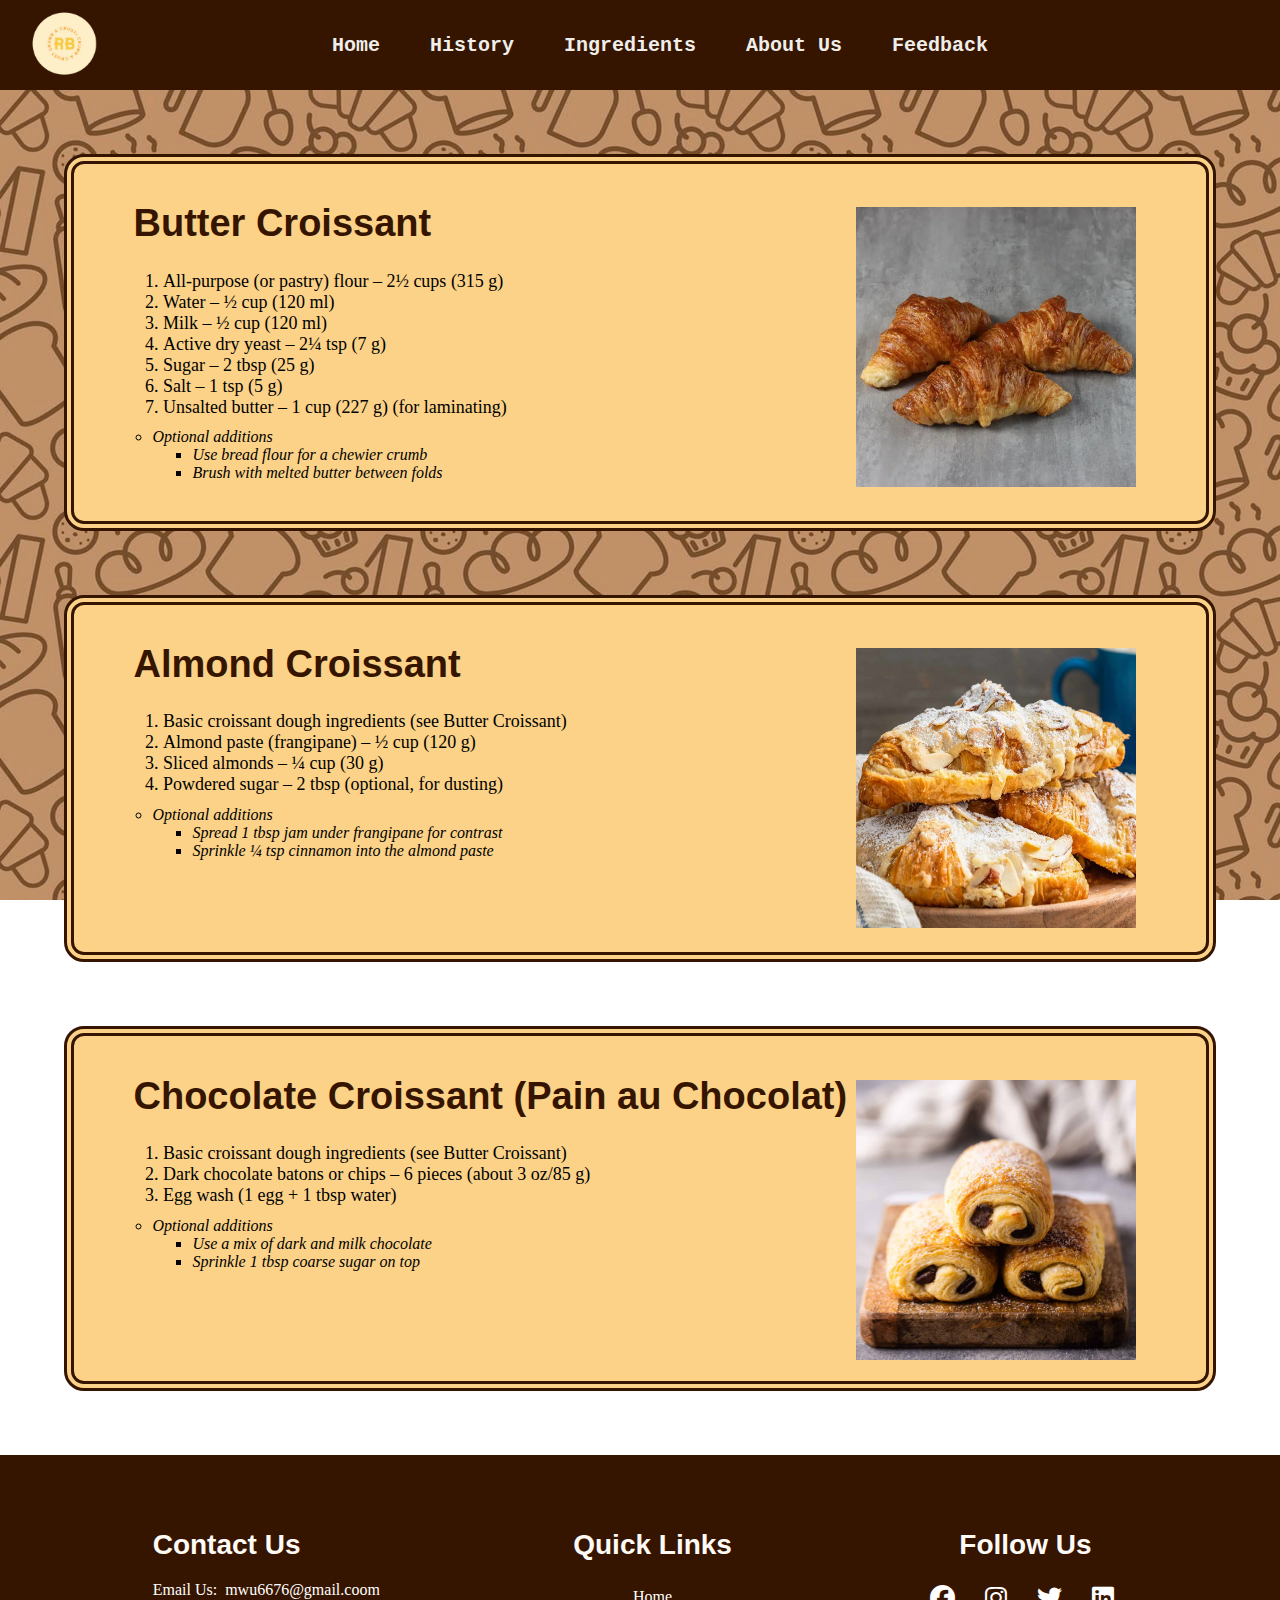
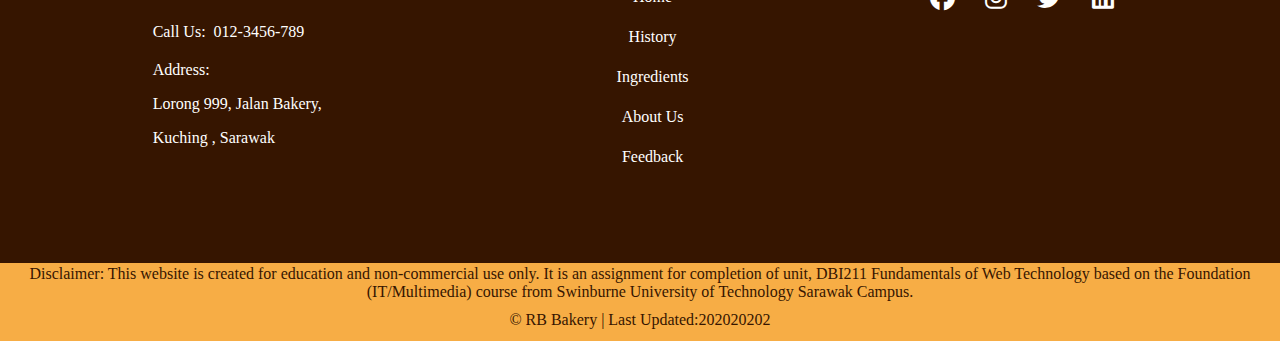
<file: 202 final/html/crossaint.html>
<!DOCTYPE html>
<html lang="en">
    <head>
        <meta charset="utf-8">
        <meta name="author" content="Rong">
        <meta name="description" content="Royal Bakes Bakery">
        <meta name="keywords" content="Royal,Bakes,Bakery">
        <link rel="icon" href="../images/iconlogo.png">
        <link rel="stylesheet" href="../style/style.css">
        <link rel="stylesheet" href="https://cdnjs.cloudflare.com/ajax/libs/font-awesome/6.5.0/css/all.min.css">            
        <title>Royal Bakes Bakery</title>
    </head>

    <body>
        <header>
            <div class="topbar">
                <img src="../images/Logo.png" alt="Royal Bakes Bakery Logo" class="Logo" width="120px" height="120px">
                <ul>
                    <li><a href="index.html">Home</a></li>
                    <li><a href="../html/history.html">History</a></li>
                    <li><a href="#">Ingredients</a>
                        <ul class="dropdown">
                            <li><a href="../html/bread.html">Breads</a></li>
                            <li><a href="../html/cake.html">Cakes</a></li>
                            <li><a href="../html/crossaint.html">Crossaints</a></li>
                            <li><a href="../html/muffin.html">Muffins</a></li>
                        </ul>
                    </li>
                    <li><a href="../html/about.html">About Us</a></li>
                    <li><a href="../html/feedback.html">Feedback</a></li>
                </ul>
            </div>
        </header>

        <article class="crossaintarticle">
            <div class="ingredients">
                <ul class="ingredientscontainer">
                    <li class="head"><h1 id="buttercroissant">Butter Croissant</h1>
                        <img src="../images/buttercroissant.jpg" alt="Butter Croissant" class="ingredients-image">  
                        <ol class="content">
                            <li>All-purpose (or pastry) flour – 2½ cups (315 g)</li>
                            <li>Water – ½ cup (120 ml)</li>
                            <li>Milk – ½ cup (120 ml)</li>
                            <li>Active dry yeast – 2¼ tsp (7 g)</li>
                            <li>Sugar – 2 tbsp (25 g)</li>
                            <li>Salt – 1 tsp (5 g)</li>
                            <li>Unsalted butter – 1 cup (227 g) (for laminating)</li>
                        </ol>
                        <ul class="content2">
                            <li>Optional additions
                                <ul>
                                    <li>Use bread flour for a chewier crumb</li>
                                    <li>Brush with melted butter between folds</li>
                                </ul>
                            </li>
                        </ul>
                    </li>
                </ul>
                <ul class="ingredientscontainer">
                    <li class="head"><h1 id="almondcroissant">Almond Croissant</h1>
                        <img src="../images/almondcroissant.jpg" alt="Almond Croissant" class="ingredients-image">  
                        <ol class="content">
                            <li>Basic croissant dough ingredients (see Butter Croissant)</li>
                            <li>Almond paste (frangipane) – ½ cup (120 g)</li>
                            <li>Sliced almonds – ¼ cup (30 g)</li>
                            <li>Powdered sugar – 2 tbsp (optional, for dusting)</li>
                        </ol>
                        <ul class="content2">
                            <li>Optional additions
                                <ul>
                                    <li>Spread 1 tbsp jam under frangipane for contrast</li>
                                    <li>Sprinkle ¼ tsp cinnamon into the almond paste</li>
                                </ul>
                            </li>
                        </ul>
                        <br>
                        <br>
                        <br>
                    </li>
                </ul>
                <ul class="ingredientscontainer">
                    <li class="head"><h1 id="chocolatecroissant">Chocolate Croissant (Pain au Chocolat)</h1>
                        <img src="../images/chocolatecroissant.jpg" alt="Chocolate Croissant" class="ingredients-image">  
                        <ol class="content">
                            <li>Basic croissant dough ingredients (see Butter Croissant)</li>
                            <li>Dark chocolate batons or chips – 6 pieces (about 3 oz/85 g)</li>
                            <li>Egg wash (1 egg + 1 tbsp water)</li>
                        </ol>
                        <ul class="content2">
                            <li>Optional additions
                                <ul>
                                    <li>Use a mix of dark and milk chocolate</li>
                                    <li>Sprinkle 1 tbsp coarse sugar on top</li>
                                </ul>
                            </li>
                        </ul>
                        <br>
                        <br>
                        <br>
                        <br>
                    </li>
                </ul>
            </div>
        </article>

        <footer>
            <div class="container">
                <div class="footercontent">
                    <h3>Contact Us</h3>
                    <p>Email Us:<a href="mailto:mwu6676@gmail.com">mwu6676@gmail.coom</a></p>
                    <p>Call Us:<a href="tel:+60123456789">012-3456-789</a></p>
                    <p>Address:</p>
                    <p>Lorong 999, Jalan Bakery,</p>
                    <p> Kuching , Sarawak</p>
                </div>
                <div class="footercontent">
                    <h3>Quick Links</h3>
                    <ul class="list">
                        <li><a href="index.html">Home</a></li>
                        <li><a href="../html/history.html">History</a></li>
                        <li><a href="../html/ingredients.html">Ingredients</a></li>
                        <li><a href="../html/about.html">About Us</a></li>
                        <li><a href="../html/feedback.html">Feedback</a></li>
                    </ul>
                </div>
                <div class="footercontent">
                    <h3 class="socialmedialink">Follow Us</h3>
                    <ul class="social-icons">
                        <li><a href=""><i class="fab fa-facebook"></i></a></li>
                        <li><a href=""><i class="fab fa-instagram"></i></a></li>
                        <li><a href=""><i class="fab fa-twitter"></i></a></li>
                        <li><a href=""><i class="fab fa-linkedin"></i></a></li>
                    </ul>
                </div>
            </div>
            <div class="indexbottom-bar">
                                <p class="disclaimer">Disclaimer: This website is created for education and non-commercial use only. It is an assignment for completion of unit, DBI211 Fundamentals of Web Technology based on the Foundation (IT/Multimedia) course from Swinburne University of Technology Sarawak Campus.</p>
                <p class="copyright">&copy; RB Bakery | Last Updated:202020202</p>
            </div>
        </footer>
    </body>
</html>
</file>
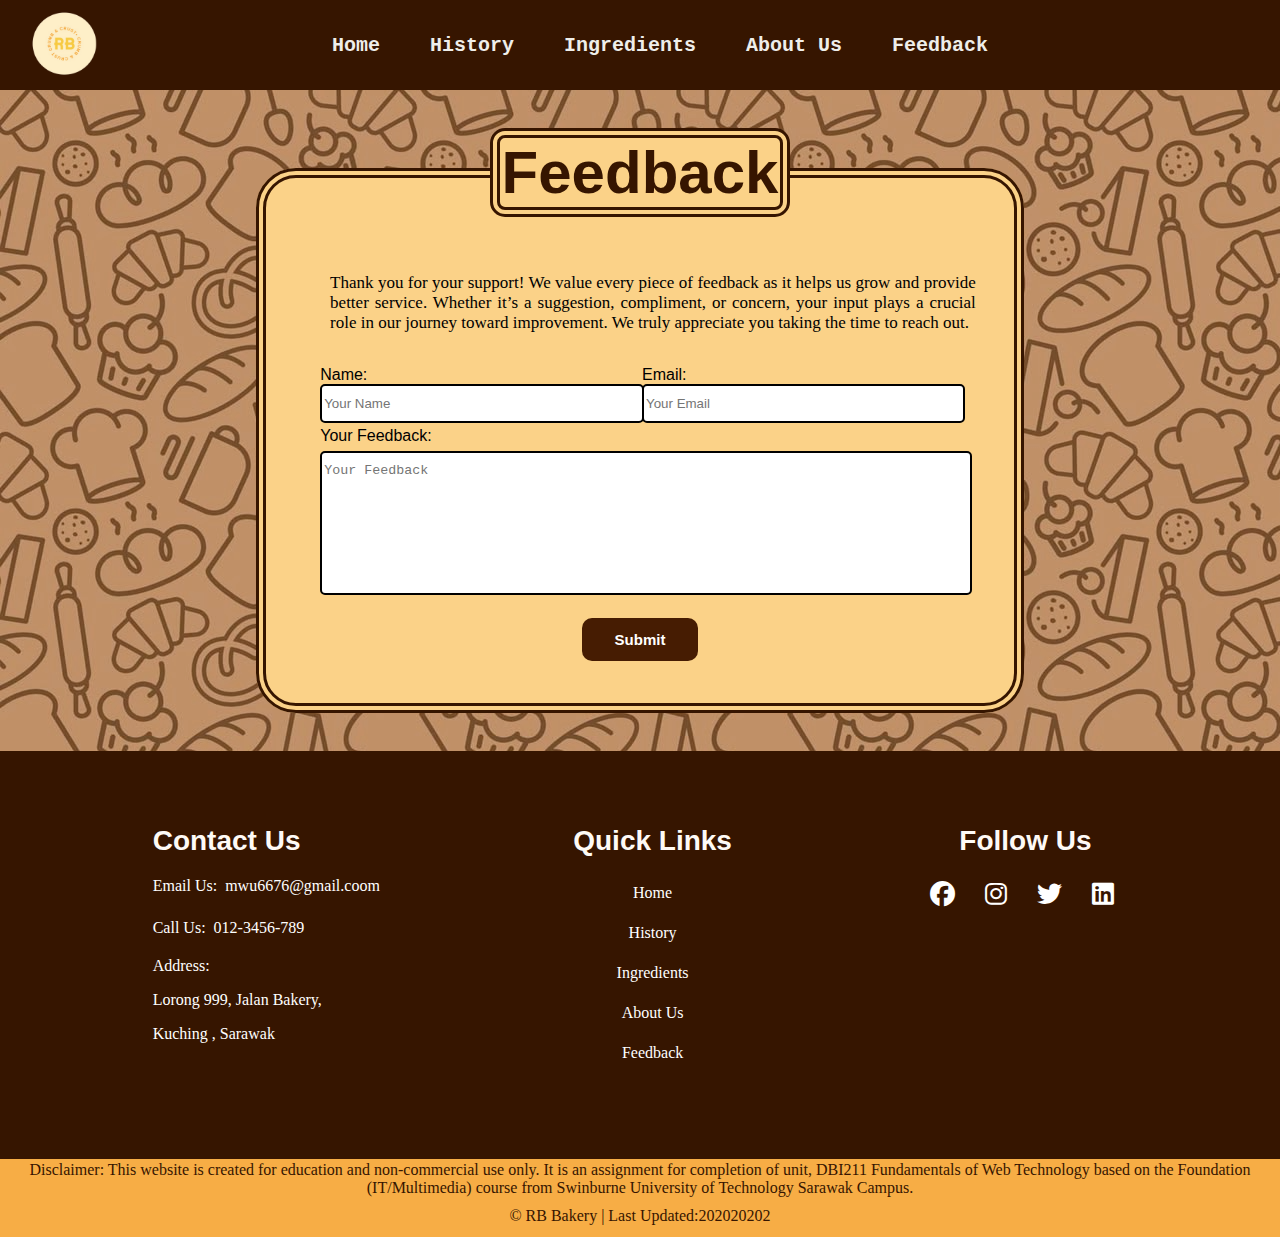
<file: 202 final/html/feedback.html>
<!DOCTYPE html>
<html lang="en">
    <head>
        <meta charset="utf-8">
        <meta name="author" content="Rong">
        <meta name="description" content="Royal Bakes Bakery">
        <meta name="keywords" content="Royal,Bakes,Bakery">
        <link rel="icon" href="../images/iconlogo.png">
        <link rel="stylesheet" href="../style/style.css">
        <link rel="stylesheet" href="https://cdnjs.cloudflare.com/ajax/libs/font-awesome/6.5.0/css/all.min.css">            
        <title>Royal Bakes Bakery</title>
    </head>

    <body>
        <header>
            <div class="topbar">
                <img src="../images/Logo.png" alt="Royal Bakes Bakery Logo" class="Logo" width="120px" height="120px">
                <ul>
                    <li><a href="index.html">Home</a></li>
                    <li><a href="../html/history.html">History</a></li>
                    <li><a href="#">Ingredients</a>
                        <ul class="dropdown">
                            <li><a href="../html/bread.html">Breads</a></li>
                            <li><a href="../html/cake.html">Cakes</a></li>
                            <li><a href="../html/crossaint.html">Crossaints</a></li>
                            <li><a href="../html/muffin.html">Muffins</a></li>
                        </ul>
                    </li>
                    <li><a href="../html/about.html">About Us</a></li>
                    <li><a href="../html/feedback.html">Feedback</a></li>
                </ul>
            </div>
        </header>

        <article class="feedbackarticle">
            <form name="submit" action="https://formspree.io/f/xgvknjwr" method="post">
                <fieldset class="feedbackcontainer">
                    <legend><strong>Feedback</strong></legend>
                    <p class="feedbackrequest">Thank you for your support! We value every piece of feedback as it helps us grow and provide better service. Whether it’s a suggestion, compliment, or concern, your input plays a crucial role in our journey toward improvement. We truly appreciate you taking the time to reach out.</p>
                    <table>
                        <tr>
                            <td>
                                <label for="name">Name:</label><br>
                                <input type="text" name="name" placeholder="Your Name" size="51px" required id="name">
                            </td>
                            <td>
                                <label for="email">Email:</label><br>
                                <input type="email" name="email"  placeholder="Your Email" size="50.5px" required id="email">
                            </td>
                        </tr>
                        <tr>
                            <td colspan="2">
                                <label for="feedback">Your Feedback:</label><br>
                                <textarea name="feedback" rows="8" cols="100" required="required" placeholder="Your Feedback" id="feedback"></textarea>
                            </td>
                        </tr>
                    </table>
                    <p>
                        <input type="submit" value="Submit">
                    </p>
                </fieldset>
            </form>
        </article>

        <footer>
            <div class="container">
                <div class="footercontent">
                    <h3>Contact Us</h3>
                    <p>Email Us:<a href="mailto:mwu6676@gmail.com">mwu6676@gmail.coom</a></p>
                    <p>Call Us:<a href="tel:+60123456789">012-3456-789</a></p>
                    <p>Address:</p>
                    <p>Lorong 999, Jalan Bakery,</p>
                    <p> Kuching , Sarawak</p>
                </div>
                <div class="footercontent">
                    <h3>Quick Links</h3>
                    <ul class="list">
                        <li><a href="index.html">Home</a></li>
                        <li><a href="../html/history.html">History</a></li>
                        <li><a href="../html/ingredients.html">Ingredients</a></li>
                        <li><a href="../html/about.html">About Us</a></li>
                        <li><a href="../html/feedback.html">Feedback</a></li>
                    </ul>
                </div>
                <div class="footercontent">
                    <h3 class="socialmedialink">Follow Us</h3>
                    <ul class="social-icons">
                        <li><a href=""><i class="fab fa-facebook"></i></a></li>
                        <li><a href=""><i class="fab fa-instagram"></i></a></li>
                        <li><a href=""><i class="fab fa-twitter"></i></a></li>
                        <li><a href=""><i class="fab fa-linkedin"></i></a></li>
                    </ul>
                </div>
            </div>
            <div class="indexbottom-bar">
                                <p class="disclaimer">Disclaimer: This website is created for education and non-commercial use only. It is an assignment for completion of unit, DBI211 Fundamentals of Web Technology based on the Foundation (IT/Multimedia) course from Swinburne University of Technology Sarawak Campus.</p>
                <p class="copyright">&copy; RB Bakery | Last Updated:202020202</p>
            </div>
        </footer>
    </body>
</html>
</file>
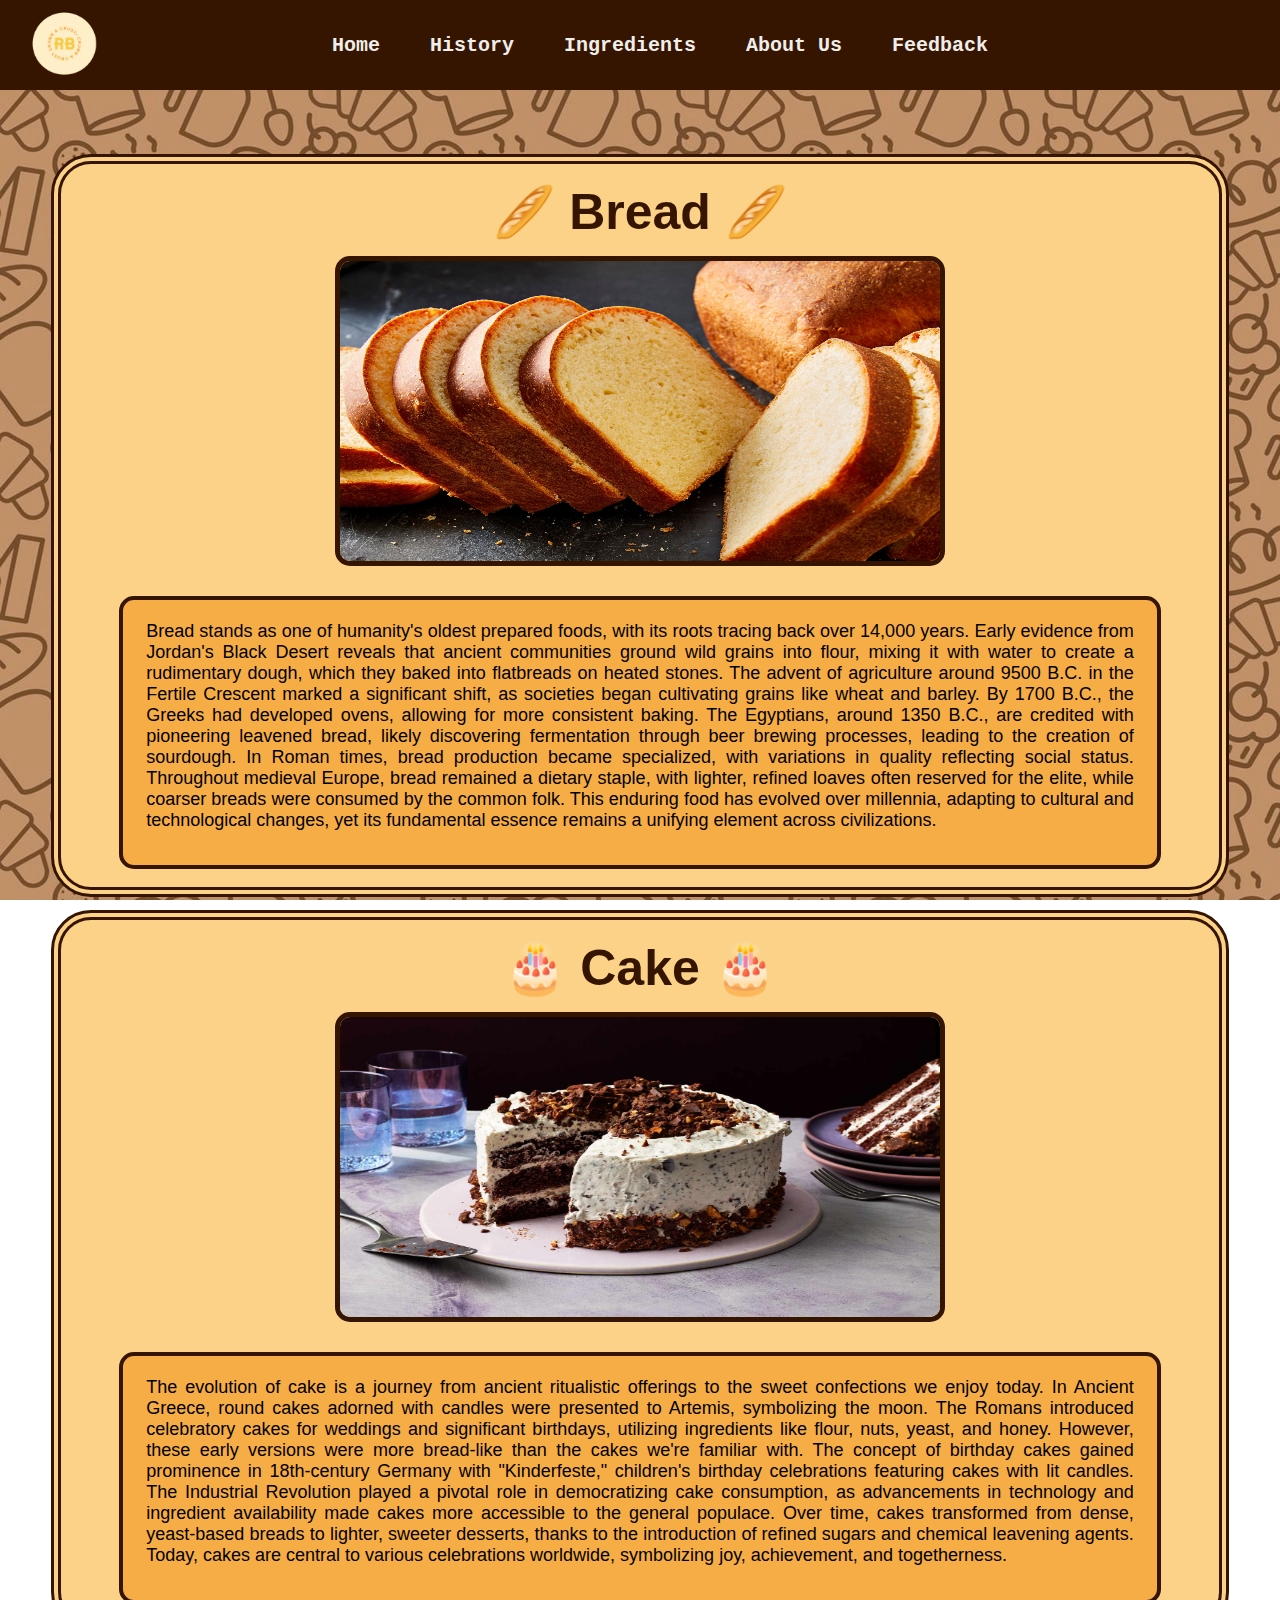
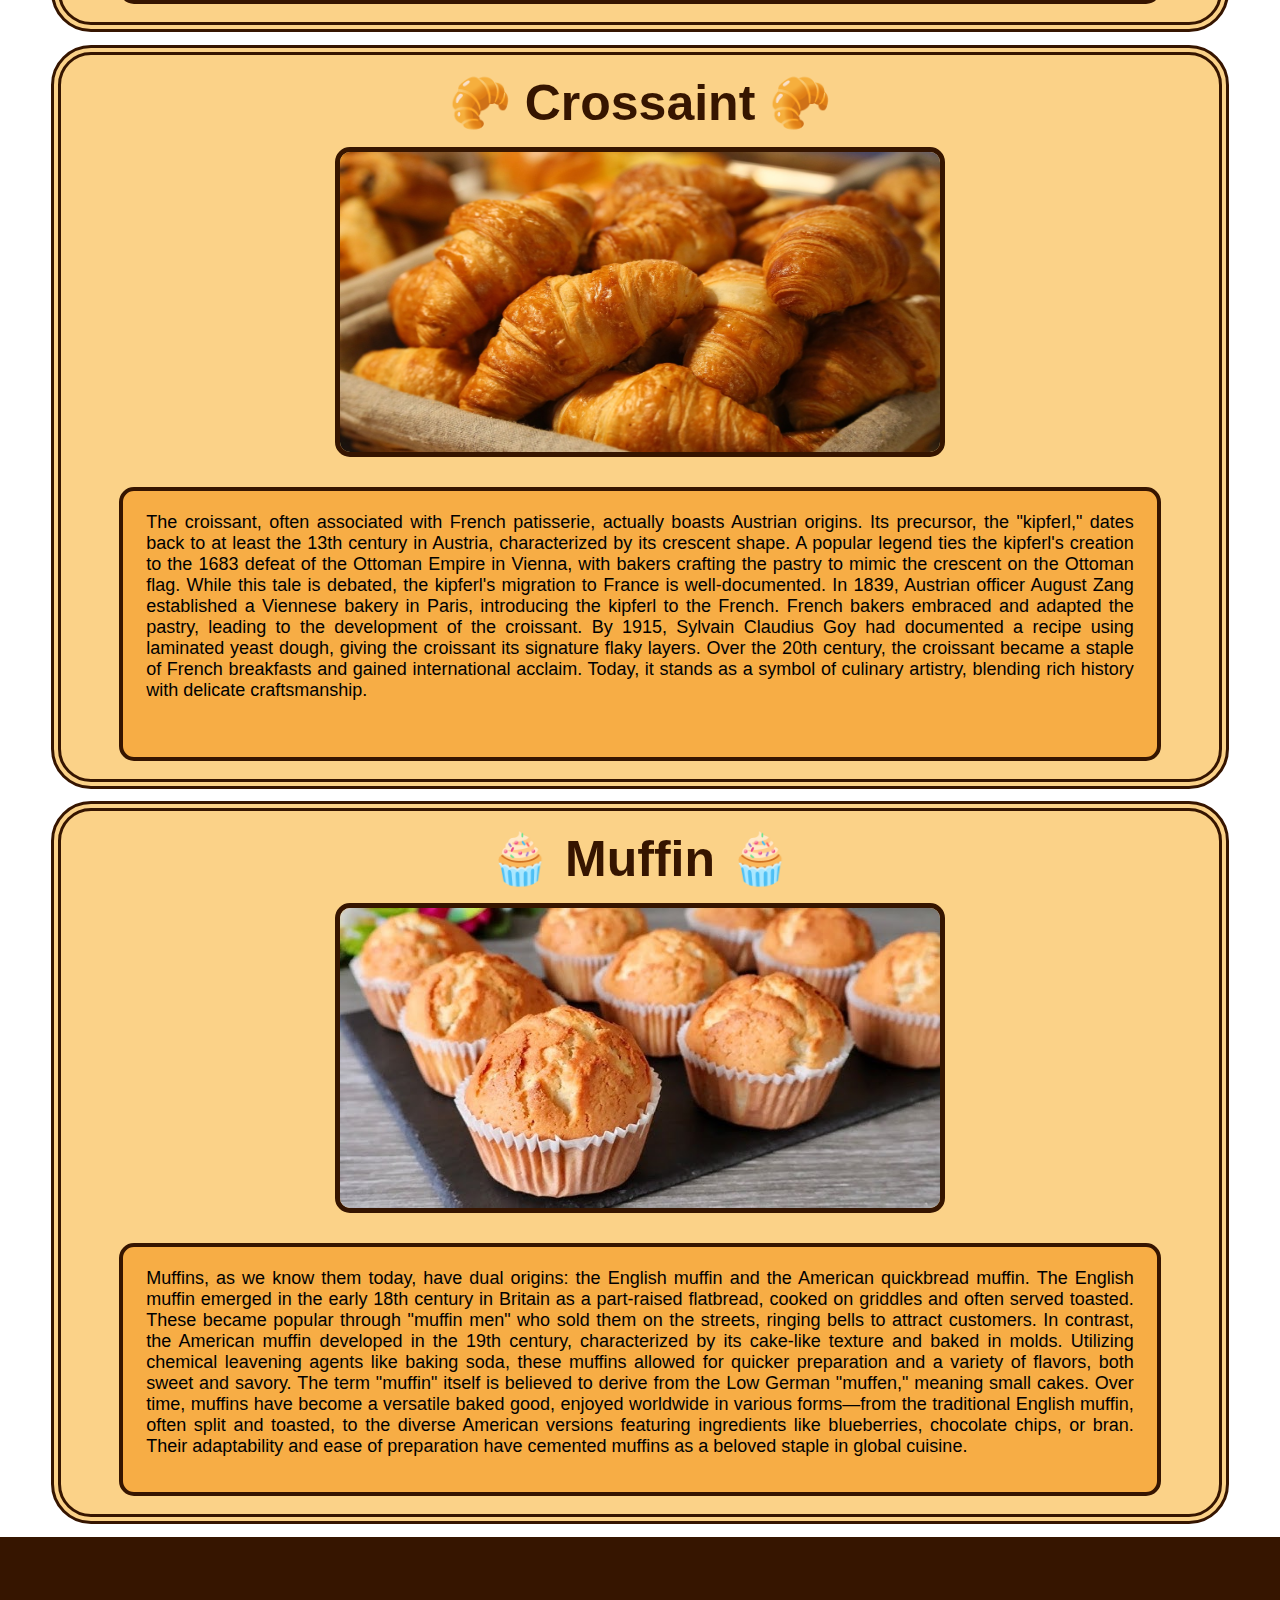
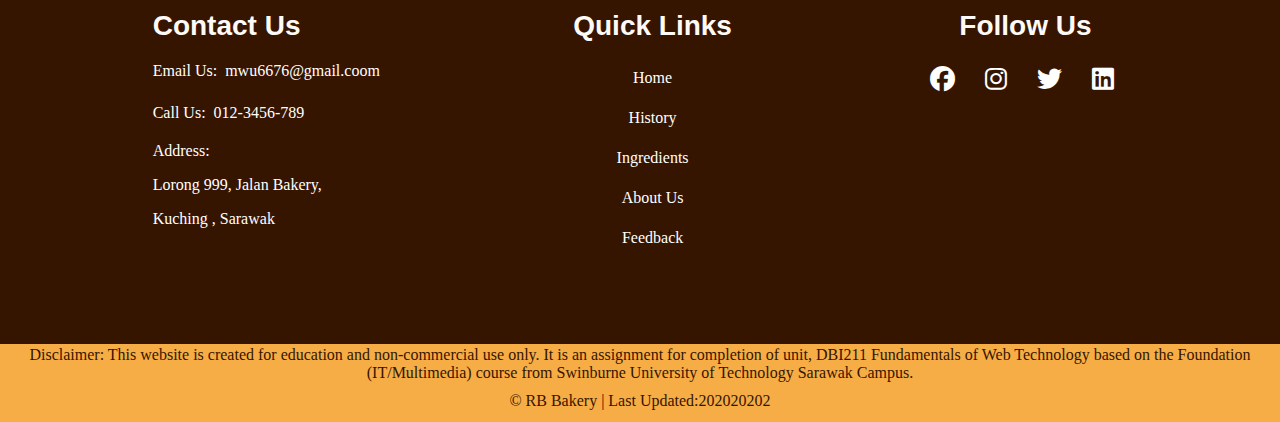
<file: 202 final/html/history.html>
<!DOCTYPE html>
<html lang="en">
    <head>
        <meta charset="utf-8">
        <meta name="author" content="Rong">
        <meta name="description" content="Royal Bakes Bakery">
        <meta name="keywords" content="Royal,Bakes,Bakery">
        <link rel="icon" href="../images/iconlogo.png">
        <link rel="stylesheet" href="../style/style.css">
        <link rel="stylesheet" href="https://cdnjs.cloudflare.com/ajax/libs/font-awesome/6.5.0/css/all.min.css">            
        <title>Royal Bakes Bakery</title>
    </head>

    <body>
        <header>
            <div class="topbar">
                <img src="../images/Logo.png" alt="Royal Bakes Bakery Logo" class="Logo" width="120px" height="120px">
                <ul>
                    <li><a href="index.html">Home</a></li>
                    <li><a href="../html/history.html">History</a></li>
                    <li><a href="#">Ingredients</a>
                        <ul class="dropdown">
                            <li><a href="../html/bread.html">Breads</a></li>
                            <li><a href="../html/cake.html">Cakes</a></li>
                            <li><a href="../html/crossaint.html">Crossaints</a></li>
                            <li><a href="../html/muffin.html">Muffins</a></li>
                        </ul>
                    </li>
                    <li><a href="../html/about.html">About Us</a></li>
                    <li><a href="../html/feedback.html">Feedback</a></li>
                </ul>
            </div>
        </header>

        <article class="historyarticle">
            <div class="history">
                <div id="bread">
                    <h1>🥖 Bread 🥖</h1>
                    <img src="../images/bread-history.jpg" alt="picture" class="history-image">
                    <p><br>Bread stands as one of humanity's oldest prepared foods, with its roots tracing back over 14,000 years. Early evidence from Jordan's Black Desert reveals that ancient communities ground wild grains into flour, mixing it with water to create a rudimentary dough, which they baked into flatbreads on heated stones. The advent of agriculture around 9500 B.C. in the Fertile Crescent marked a significant shift, as societies began cultivating grains like wheat and barley. By 1700 B.C., the Greeks had developed ovens, allowing for more consistent baking. The Egyptians, around 1350 B.C., are credited with pioneering leavened bread, likely discovering fermentation through beer brewing processes, leading to the creation of sourdough. In Roman times, bread production became specialized, with variations in quality reflecting social status. Throughout medieval Europe, bread remained a dietary staple, with lighter, refined loaves often reserved for the elite, while coarser breads were consumed by the common folk. This enduring food has evolved over millennia, adapting to cultural and technological changes, yet its fundamental essence remains a unifying element across civilizations.</p>
                </div>
                <div id="cake">    
                    <h1>🎂 Cake 🎂</h1>
                    <img src="../images/cake-history.jpg" alt="picture" class="history-image">
                    <p><br>The evolution of cake is a journey from ancient ritualistic offerings to the sweet confections we enjoy today. In Ancient Greece, round cakes adorned with candles were presented to Artemis, symbolizing the moon. The Romans introduced celebratory cakes for weddings and significant birthdays, utilizing ingredients like flour, nuts, yeast, and honey. However, these early versions were more bread-like than the cakes we're familiar with. The concept of birthday cakes gained prominence in 18th-century Germany with "Kinderfeste," children's birthday celebrations featuring cakes with lit candles. The Industrial Revolution played a pivotal role in democratizing cake consumption, as advancements in technology and ingredient availability made cakes more accessible to the general populace. Over time, cakes transformed from dense, yeast-based breads to lighter, sweeter desserts, thanks to the introduction of refined sugars and chemical leavening agents. Today, cakes are central to various celebrations worldwide, symbolizing joy, achievement, and togetherness.</p>
                </div>
                <div id="crossaint">
                    <h1>🥐 Crossaint 🥐</h1>
                    <img src="../images/croissant-history.jpg" alt="picture" class="history-image">
                    <p><br>The croissant, often associated with French patisserie, actually boasts Austrian origins. Its precursor, the "kipferl," dates back to at least the 13th century in Austria, characterized by its crescent shape. A popular legend ties the kipferl's creation to the 1683 defeat of the Ottoman Empire in Vienna, with bakers crafting the pastry to mimic the crescent on the Ottoman flag. While this tale is debated, the kipferl's migration to France is well-documented. In 1839, Austrian officer August Zang established a Viennese bakery in Paris, introducing the kipferl to the French. French bakers embraced and adapted the pastry, leading to the development of the croissant. By 1915, Sylvain Claudius Goy had documented a recipe using laminated yeast dough, giving the croissant its signature flaky layers. Over the 20th century, the croissant became a staple of French breakfasts and gained international acclaim. Today, it stands as a symbol of culinary artistry, blending rich history with delicate craftsmanship.<br><br></p>
                </div>
                <div id="muffin">    
                    <h1>🧁 Muffin 🧁</h1>
                    <img src="../images/muffin-history.jpg" alt="picture" class="history-image">
                    <p><br>Muffins, as we know them today, have dual origins: the English muffin and the American quickbread muffin. The English muffin emerged in the early 18th century in Britain as a part-raised flatbread, cooked on griddles and often served toasted. These became popular through "muffin men" who sold them on the streets, ringing bells to attract customers. In contrast, the American muffin developed in the 19th century, characterized by its cake-like texture and baked in molds. Utilizing chemical leavening agents like baking soda, these muffins allowed for quicker preparation and a variety of flavors, both sweet and savory. The term "muffin" itself is believed to derive from the Low German "muffen," meaning small cakes. Over time, muffins have become a versatile baked good, enjoyed worldwide in various forms—from the traditional English muffin, often split and toasted, to the diverse American versions featuring ingredients like blueberries, chocolate chips, or bran. Their adaptability and ease of preparation have cemented muffins as a beloved staple in global cuisine.</p>
                </div>
            </div>
        </article>

        <footer>
            <div class="container">
                <div class="footercontent">
                    <h3>Contact Us</h3>
                    <p>Email Us:<a href="mailto:mwu6676@gmail.com">mwu6676@gmail.coom</a></p>
                    <p>Call Us:<a href="tel:+60123456789">012-3456-789</a></p>
                    <p>Address:</p>
                    <p>Lorong 999, Jalan Bakery,</p>
                    <p> Kuching , Sarawak</p>
                </div>
                <div class="footercontent">
                    <h3>Quick Links</h3>
                    <ul class="list">
                        <li><a href="index.html">Home</a></li>
                        <li><a href="../html/history.html">History</a></li>
                        <li><a href="../html/ingredients.html">Ingredients</a></li>
                        <li><a href="../html/about.html">About Us</a></li>
                        <li><a href="../html/feedback.html">Feedback</a></li>
                    </ul>
                </div>
                <div class="footercontent">
                    <h3 class="socialmedialink">Follow Us</h3>
                    <ul class="social-icons">
                        <li><a href=""><i class="fab fa-facebook"></i></a></li>
                        <li><a href=""><i class="fab fa-instagram"></i></a></li>
                        <li><a href=""><i class="fab fa-twitter"></i></a></li>
                        <li><a href=""><i class="fab fa-linkedin"></i></a></li>
                    </ul>
                </div>
            </div>
            <div class="indexbottom-bar">
                <p class="disclaimer">Disclaimer: This website is created for education and non-commercial use only. It is an assignment for completion of unit, DBI211 Fundamentals of Web Technology based on the Foundation (IT/Multimedia) course from Swinburne University of Technology Sarawak Campus.</p>
                <p class="copyright">&copy; RB Bakery | Last Updated:202020202</p>
            </div>
            </div>
        </footer>
    </body>
</html>
</file>
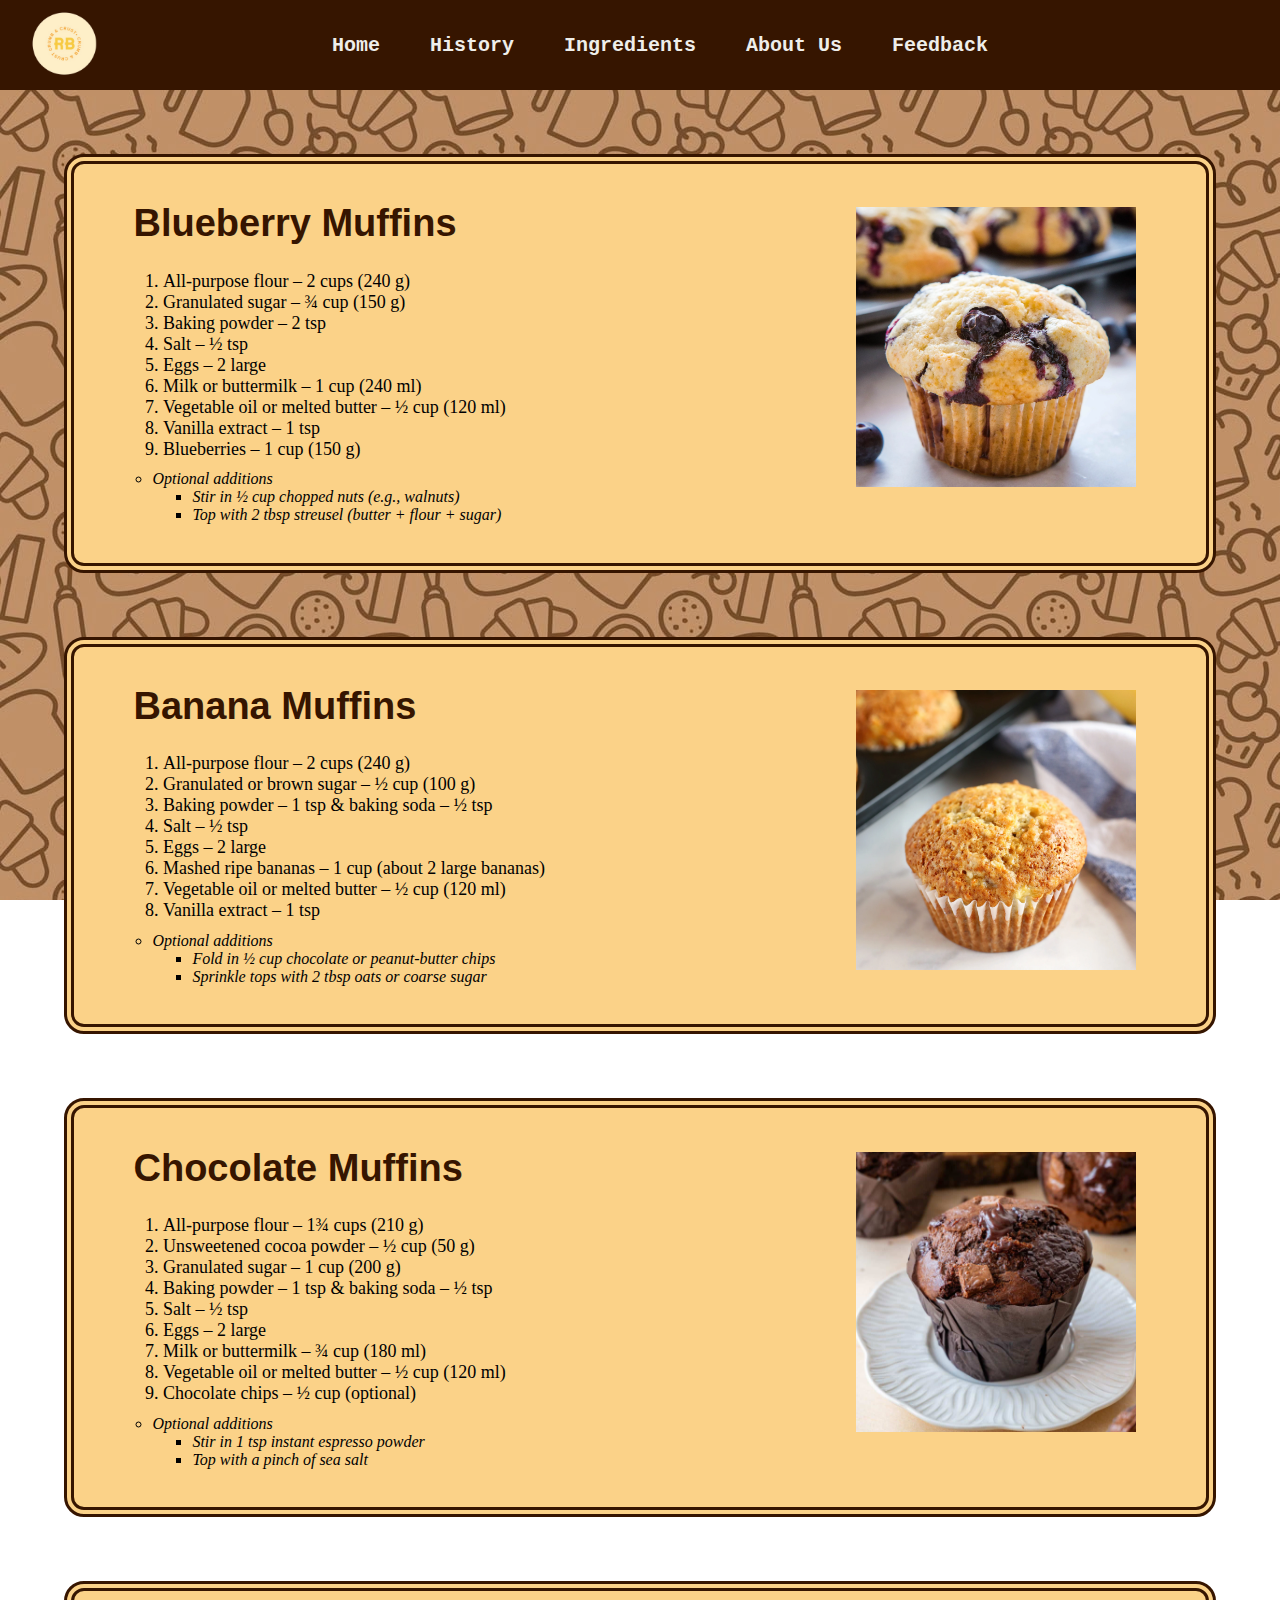
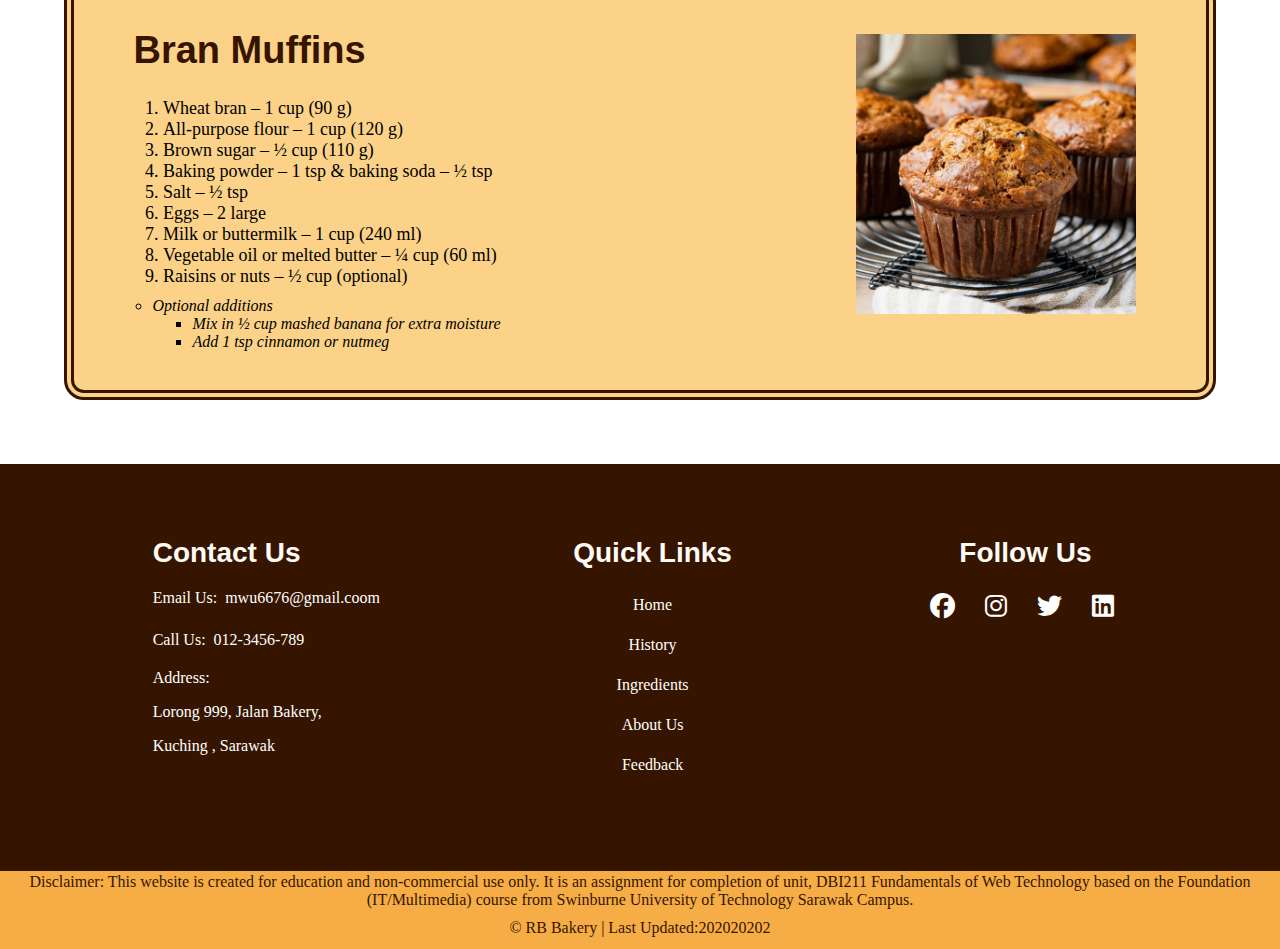
<file: 202 final/html/muffin.html>
<!DOCTYPE html>
<html lang="en">
    <head>
        <meta charset="utf-8">
        <meta name="author" content="Rong">
        <meta name="description" content="Royal Bakes Bakery">
        <meta name="keywords" content="Royal,Bakes,Bakery">
        <link rel="icon" href="../images/iconlogo.png">
        <link rel="stylesheet" href="../style/style.css">
        <link rel="stylesheet" href="https://cdnjs.cloudflare.com/ajax/libs/font-awesome/6.5.0/css/all.min.css">            
        <title>Royal Bakes Bakery</title>
    </head>

    <body>
        <header>
            <div class="topbar">
                <img src="../images/Logo.png" alt="Royal Bakes Bakery Logo" class="Logo" width="120px" height="120px">
                <ul>
                    <li><a href="../html/index.html">Home</a></li>
                    <li><a href="../html/history.html">History</a></li>
                    <li><a href="#">Ingredients</a>
                        <ul class="dropdown">
                            <li><a href="../html/bread.html">Breads</a></li>
                            <li><a href="../html/cake.html">Cakes</a></li>
                            <li><a href="../html/crossaint.html">Crossaints</a></li>
                            <li><a href="../html/muffin.html">Muffins</a></li>
                        </ul>
                    </li>
                    <li><a href="../html/about.html">About Us</a></li>
                    <li><a href="../html/feedback.html">Feedback</a></li>
                </ul>
            </div>
        </header>

        <article class="muffinarticle">
            <div class="ingredients">
                <ul class="ingredientscontainer">
                    <li class="head"><h1 id="blueberrymuffins">Blueberry Muffins</h1>
                        <img src="../images/blueberrymuffins.jpg" alt="Blueberry Muffins" class="ingredients-image">  
                        <ol class="content">
                            <li>All-purpose flour – 2 cups (240 g)</li>
                            <li>Granulated sugar – ¾ cup (150 g)</li>
                            <li>Baking powder – 2 tsp</li>
                            <li>Salt – ½ tsp</li>
                            <li>Eggs – 2 large</li>
                            <li>Milk or buttermilk – 1 cup (240 ml)</li>
                            <li>Vegetable oil or melted butter – ½ cup (120 ml)</li>
                            <li>Vanilla extract – 1 tsp</li>
                            <li>Blueberries – 1 cup (150 g)</li>
                        </ol>
                        <ul class="content2">
                            <li>Optional additions
                                <ul>
                                    <li>Stir in ½ cup chopped nuts (e.g., walnuts)</li>
                                    <li>Top with 2 tbsp streusel (butter + flour + sugar)</li>
                                </ul>
                            </li>
                        </ul>
                    </li>
                </ul>
                <ul class="ingredientscontainer">
                    <li class="head"><h1 id="bananamuffins">Banana Muffins</h1>
                        <img src="../images/bananamuffins.jpg" alt="Banana Muffins" class="ingredients-image">  
                            <ol class="content">
                                <li>All-purpose flour – 2 cups (240 g)</li>
                                <li>Granulated or brown sugar – ½ cup (100 g)</li>
                                <li>Baking powder – 1 tsp &amp; baking soda – ½ tsp</li>
                                <li>Salt – ½ tsp</li>
                                <li>Eggs – 2 large</li>
                                <li>Mashed ripe bananas – 1 cup (about 2 large bananas)</li>
                                <li>Vegetable oil or melted butter – ½ cup (120 ml)</li>
                                <li>Vanilla extract – 1 tsp</li>
                            </ol>
                        <ul class="content2">
                            <li>Optional additions
                                <ul>
                                    <li>Fold in ½ cup chocolate or peanut-butter chips</li>
                                    <li>Sprinkle tops with 2 tbsp oats or coarse sugar</li>
                                </ul>
                            </li>
                        </ul>
                    </li>
                </ul>
                <ul class="ingredientscontainer">
                    <li class="head"><h1 id="chocolatemuffins">Chocolate Muffins</h1>
                        <img src="../images/chocolatemuffins.jpg" alt="Chocolate Muffins" class="ingredients-image">  
                        <ol class="content">
                            <li>All-purpose flour – 1¾ cups (210 g)</li>
                            <li>Unsweetened cocoa powder – ½ cup (50 g)</li>
                            <li>Granulated sugar – 1 cup (200 g)</li>
                            <li>Baking powder – 1 tsp &amp; baking soda – ½ tsp</li>
                            <li>Salt – ½ tsp</li>
                            <li>Eggs – 2 large</li>
                            <li>Milk or buttermilk – ¾ cup (180 ml)</li>
                            <li>Vegetable oil or melted butter – ½ cup (120 ml)</li>
                            <li>Chocolate chips – ½ cup (optional)</li>
                        </ol>
                        <ul class="content2">
                            <li>Optional additions
                                <ul>
                                    <li>Stir in 1 tsp instant espresso powder</li>
                                    <li>Top with a pinch of sea salt</li>
                                </ul>
                            </li>
                        </ul>
                    </li>
                </ul>
                <ul class="ingredientscontainer">
                    <li class="head"><h1 id="branmuffins">Bran Muffins</h1>
                        <img src="../images/branmuffins.jpg" alt="Bran Muffins" class="ingredients-image">  
                        <ol class="content">
                            <li>Wheat bran – 1 cup (90 g)</li>
                            <li>All-purpose flour – 1 cup (120 g)</li>
                            <li>Brown sugar – ½ cup (110 g)</li>
                            <li>Baking powder – 1 tsp &amp; baking soda – ½ tsp</li>
                            <li>Salt – ½ tsp</li>
                            <li>Eggs – 2 large</li>
                            <li>Milk or buttermilk – 1 cup (240 ml)</li>
                            <li>Vegetable oil or melted butter – ¼ cup (60 ml)</li>
                            <li>Raisins or nuts – ½ cup (optional)</li>
                        </ol>
                        <ul class="content2">
                            <li>Optional additions
                                <ul>
                                    <li>Mix in ½ cup mashed banana for extra moisture</li>
                                    <li>Add 1 tsp cinnamon or nutmeg</li>
                                </ul>
                            </li>
                        </ul>
                    </li>
                </ul>
            </div>
        </article>

        <footer>
            <div class="container">
                <div class="footercontent">
                    <h3>Contact Us</h3>
                    <p>Email Us:<a href="mailto:mwu6676@gmail.com">mwu6676@gmail.coom</a></p>
                    <p>Call Us:<a href="tel:+60123456789">012-3456-789</a></p>
                    <p>Address:</p>
                    <p>Lorong 999, Jalan Bakery,</p>
                    <p> Kuching , Sarawak</p>
                </div>
                <div class="footercontent">
                    <h3>Quick Links</h3>
                    <ul class="list">
                        <li><a href="../html/index.html">Home</a></li>
                        <li><a href="../html/history.html">History</a></li>
                        <li><a href="../html/ingredients.html">Ingredients</a></li>
                        <li><a href="../html/about.html">About Us</a></li>
                        <li><a href="../html/feedback.html">Feedback</a></li>
                    </ul>
                </div>
                <div class="footercontent">
                    <h3 class="socialmedialink">Follow Us</h3>
                    <ul class="social-icons">
                        <li><a href=""><i class="fab fa-facebook"></i></a></li>
                        <li><a href=""><i class="fab fa-instagram"></i></a></li>
                        <li><a href=""><i class="fab fa-twitter"></i></a></li>
                        <li><a href=""><i class="fab fa-linkedin"></i></a></li>
                    </ul>
                </div>
            </div>
            <div class="indexbottom-bar">
                                <p class="disclaimer">Disclaimer: This website is created for education and non-commercial use only. It is an assignment for completion of unit, DBI211 Fundamentals of Web Technology based on the Foundation (IT/Multimedia) course from Swinburne University of Technology Sarawak Campus.</p>
                <p class="copyright">&copy; RB Bakery | Last Updated:202020202</p>
            </div>
        </footer>
    </body>
</html>
</file>
<file: 202 final/style/style.css>
body{
    background-image: url(../images/Background.png);
    background-repeat: repeat;
    background-attachment: fixed;
    background-size:auto;
    margin:0;
    padding:0;
}
html, body {
    margin: 0;
    padding: 0;
    overflow-x: hidden;
}
.topbar{
    display:flex;
    align-items: center;
    justify-content:space-between;
    background-color:#361500;
    padding:10px 20px;
    height:70px;
    position: relative;         
    top: 0;                  
    left: 0;
    width: 100%;             
    z-index: 1000; 
}

.topbar .Logo{
    position:absolute;
    left:1.5%;
}

.topbar img{
    height: 90px;
    width:auto;
}

.topbar ul{
    display:flex;
    list-style:none;
    margin:0;
    padding:0;
    flex-grow: 1;
    justify-content: center;
}

.topbar ul li{
    position:relative;
}

.topbar ul li a{
    display:block;
    padding:20px 25px;
    color:#EFEEEA;
    background-color:#361500;
    text-decoration: none;
    font-size:20px;
    text-align:center;
    font-weight: bold;
    font-family:monospace,Arial,sans-serif;
}

.topbar ul li a:hover{
    text-decoration:underline 4px #FFEFC8;
    text-underline-offset: 8px;
}

ul li ul.dropdown{
    position:absolute;
    top:100%;
    left:0;
    display:none;
    background:#FFEFC8;
    z-index: 999;
    width:100%;
}

ul li:hover ul.dropdown{
    display:block;
}

.Ingredients{
    display:block;
    padding:20px 25px;
    background-color:#361500;
    color:#EFEEEA;
    text-decoration:none;
    font-size:20px;
    border-radius:5px;
    font-weight: bold;
    font-family:monospace,Arial,sans-serif;
}

.Ingredients:hover{
    text-decoration:underline 4px #FFEFC8;
    text-underline-offset: 8px;
}

@media (max-width: 850px) {
    .topbar {
        display: flex;
        flex-direction: column;
        align-items: center;
        height: auto;
        padding: 10px;
    }

    .topbar .Logo {
        position: static;
        margin-left: 20px;
        left: unset;
    }

    .topbar img {
        height: 100px;
        width: auto;
    }

    .topbar ul {
        flex-direction: column;
        width: 100%;
        align-items: center;
    }

    .topbar ul li {
        width: 100%;
    }

    .topbar ul li a {
        padding: 15px 10px;
        font-size: 18px;
        text-align: center;
        width: 100%;
    }

    ul li ul.dropdown {
        display: none;     
        position: absolute;
        width: 100%;
    }
    ul li ul.dropdown {
        display: none;     
        position: absolute;
    }

    ul li:hover ul.dropdown {
        display: block;   
    }
}

footer{
    background:#361500;
    padding-top:2%;
    width:100%;
}
.container{
    width: 100%;
    max-width: 1200px;
    margin: 0 auto;
    display: flex;
    justify-content: space-around;
    color: white;
    flex-wrap: wrap;
    padding: 20px;
    box-sizing: border-box;    
}
h3{
    font-family: Arial, Helvetica, sans-serif;
    font-size:28px;
    margin-bottom: 15px;
    text-align:center;
    color:#FEFAF6;
    display:flex;
}
.footer-content p{
    margin: 0 20px;
    flex: 1;
    min-width: 250px;
}

.footer-content ul{
    text-align:center;
}
.list{
    padding:0;
}
.list li{
    width:auto;
    text-align:center;
    list-style-type:none;
    padding:7px;
    position:relative;
}
.list li::before{
    content:'';
    position:absolute;
    transform:translate(-50%,-50%);
    left:50%;
    top:100%;
    width:0;
    height:2px;
    background:#F7AD45;
    transition-duration:.5s;
}
.list li:hover::before{
    width:70px;
}
.social-icons{
    text-align:center;
    padding:0;
}
.social-icons li{
    display: inline-block;
    text-align:center;
    padding:5px;
}
.social-icons i{
    color:white;
    font-size:25px;
}

.socialmedialink{
    margin-left:20%;
}
footer a{
    text-decoration: none;
    color:#ffffff;
    padding: 4px 8px;
    border-radius: 4px;
    display: inline-block
}

footer a:hover{
    color:#F7AD45;
}
.social-icons i:hover{
    color:#F7AD45;
}
footer .copyright{
    background-color:#F7AD45;
    text-align: center;
    padding:10px 0;
    margin-top: 50px;
}
.indexbottom-bar{
    background-color:#F7AD45;
    text-align:center;
    padding:2px 0;
    margin-top: 50px;
}
.indexbottom-bar p{
    color:#361500;
    margin:0;
    font-size:16px;
}

.indexarticle{
    background-color:#FBD288;
    margin:5% 5% 2% 5%;
    padding: 20px;
    border-radius: 20px;
    border: double #361500 10px;
}

.indexarticle h1{
    font-size: 55px;
    font-family:Arial, Helvetica, sans-serif;
    color: #361500;
}
.indexarticle .about{
    margin:20px 10px 10px 10px;
}

.indexarticle p{
    font-size:20px;
    margin:30px auto;
    font-family:'Lucida Sans', 'Lucida Sans Regular', Arial, sans-serif;
}

.indexarticle .history {
    margin: 20px 10px 10px 10px;
    display: flex;
    flex-wrap: wrap;
    gap: 20px;
}

.indexarticle img {
    border-radius: 20px;
    margin-bottom: 8%;
}

.indexarticle .breadhistory,
.indexarticle .cakehistory,
.indexarticle .crossainthistory,
.indexarticle .muffinhistory {
    background: #F7AD45;
    padding: 5%;
    max-width: 300px;
    width: 100%;
    margin: 4% 4%;
    text-align: center;
    border-radius: 20px;
    box-sizing: border-box;
}

.indexarticle section a {
    text-decoration: none;
    color: #361500;
    margin-bottom: 2px;
    background-color: #FFEFC8;
    display: block;
    font-size: 20px;
    border-radius: 40px;
    padding: 5% 5%;
}

.indexarticle section a:hover {
    background-color: #361500;
    color: #FFEFC8;
}

.indexarticle .breadncake,
.indexarticle .crossaintnmuffin {
    display: flex;
    justify-content: space-between;
    padding: 0 5%;
    flex-wrap: wrap;
    gap: 20px;
}

.indexarticle .bakeryhistory {
    font-family: Arial, Helvetica, sans-serif;
    display: flex;
    margin-left: 5%;
    flex-wrap: wrap;
    justify-content: center;
}

.indexarticle .ingredients-list{
    list-style: none;
    padding: 0;
    margin: 0 auto;
    width: 90%; 
    display: block;
}

.indexarticle .ingredients-list li{
    position: relative;
    margin:2% 5% 2% 3%;
    text-align:center;
}

.indexarticle .ingredients-list >li >a{
    text-decoration-style: none;
    color: #361500;
    display: block;
    border-radius: 40px;
    width: 100%;
    font-size:28px;
    font-weight: 600;
    font-family:'Segoe UI', Tahoma, Verdana, sans-serif;
}

.indexarticle .ingredients-list >li >a:hover{
    text-decoration-style: none;
    background-color: #361500;
    color: #FFEFC8;
}

.indexarticle .ingredients-list .has-dropdown > a {
    background-color: #F7AD45;
    color: #361500;
    padding: 2% 2%;
    text-decoration: none;
    border-radius: 40px;
    display: block;
    width: 99%;
    cursor: pointer;
}

.indexarticle .ingredients-list .dropdown{
    list-style: none;
    display: none;
    background-color: #F7AD45;
    margin-top: 2%;
    border-radius: 10px;
    box-shadow: 0 2px 6px rgba(0,0,0,0.2);
    overflow: hidden;
    border-radius:40px;
}

.indexarticle ul li:hover ul.dropdown {
    display: none;
}

.indexarticle .has-dropdown.active .dropdown{
    display: block;
}

.indexarticle .ingredients-list .dropdown li a{
    padding: 2% 3%;
    margin: auto;
    display:flex;
    text-align: left;
    width: 100%;
    box-sizing: border-box;
    background-color: #FFEFC8;
    color: #361500;
    font-size:20px;
    font-family:'Segoe UI', Tahoma, Verdana, sans-serif;
}

.indexarticle .ingredients-list .dropdown li a:hover{
    background-color: #361500;
    color: #FFEFC8;
}

.historyarticle #bread{
    background-color:#FBD288;
    margin:5% 4% 1% 4%;
    border: double #361500 10px;
    border-radius: 40px;
}
.historyarticle #cake{
    background-color: #FBD288;
    margin:auto 4% 1% 4%;
    border: double #361500 10px;
    border-radius: 40px;
}
.historyarticle #crossaint{
    background-color:#FBD288;
    margin:auto 4% 1% 4%;
    border: double #361500 10px;
    border-radius: 40px;
}
.historyarticle #muffin{
    background-color: #FBD288;
    margin:auto 4% 1% 4%;
    border: double #361500 10px;
    border-radius: 40px;
}
.historyarticle h1{
    color: #361500;
    padding: 1% 2% 1%;
    font-size:30px;
    margin-top: 7px;
    font-family:Arial, Helvetica, sans-serif;
    font-size: 50px;
    display: flex;
    justify-content: center;
}
.historyarticle div div p{
    background-color: #F7AD45;
    border-radius: 15px;
    border: solid #361500 4px;
    margin-right: 5%;
    margin-left: 5%;
    padding:0 2% 3% 2%;
    font-size:18px;
    font-family:'Segoe UI', Tahoma, Verdana, sans-serif;
    text-align: justify;
}
.history-image{
    max-width: 600px;
    width: 100%;
    height: 300px;
    margin-top: -30px;
    margin-left: auto;
    margin-right: auto;
    margin-bottom: 30px;
    border:solid #361500 5px;
    border-radius: 15px;
    display: flex;
    flex-wrap: wrap; 
    justify-content: center;
}

.breadarticle .ingredients .head{
    list-style:none;
}
.breadarticle .ingredients .other{
    list-style:none;
    margin:1% auto;
}
.breadarticle .ingredients .other ul li{
    list-style:disc;
}
.breadarticle .ingredients .ingredientscontainer{
    background-color:#FBD288;
    border-radius:20px;
    max-width:90%;
    margin:5% 5%;
    padding:1% 3% 3% 3%;
    border:double #361500 10px;
}
.breadarticle .ingredients h1{
    margin-left:2%;
    font-size:38px;
    color:#361500;
    font-family:Arial, Helvetica, sans-serif;
}
.breadarticle .ingredients .content{
    font-size:18px;
    margin:1%;
}
.breadarticle .ingredients .content2{
    font-size:16px;
    font-style: italic;
}
.breadarticle .ingredients .friendlyrequirement{
    font-size:16px;
}

.cakearticle .ingredients .head{
    list-style:none;
}
.cakearticle .ingredients .other{
    list-style:none;
    margin:1% auto;
}
.cakearticle .ingredients .other ul li{
    list-style:disc;
}
.cakearticle .ingredients .ingredientscontainer{
    background-color:#FBD288;
    border-radius:20px;
    max-width:90%;
    margin:5% 5%;
    padding:1% 3% 3% 3%;
    border:double #361500 10px;
}
.cakearticle .ingredients h1{
    margin-left:2%;
    font-size:38px;
    color:#361500;
    font-family:Arial, Helvetica, sans-serif;
}
.cakearticle .ingredients .content{
    font-size:18px;
    margin:1%;
}
.cakearticle .ingredients .content2{
    font-size:16px;
    font-style: italic;
}

.crossaintarticle .ingredients .head{
    list-style:none;
}
.crossaintarticle .ingredients .other{
    list-style:none;
    margin:1% auto;
}
.crossaintarticle .ingredients .other ul li{
    list-style:disc;
}
.crossaintarticle .ingredients .ingredientscontainer{
    background-color:#FBD288;
    border-radius:20px;
    max-width:90%;
    margin:5% 5%;
    padding:1% 3% 3% 3%;
    border:double #361500 10px;
}
.crossaintarticle .ingredients h1{
    margin-left:2%;
    font-size:38px;
    color:#361500;
    font-family:Arial, Helvetica, sans-serif;
}
.crossaintarticle .ingredients .content{
    font-size:18px;
    margin:1%;
}
.crossaintarticle .ingredients .content2{
    font-size:16px;
    font-style: italic;
}

.muffinarticle .ingredients .head{
    list-style:none;
}
.muffinarticle .ingredients .other{
    list-style:none;
    margin:1% auto;
}
.muffinarticle .ingredients .other ul li{
    list-style:disc;
}
.muffinarticle .ingredients .ingredientscontainer{
    background-color:#FBD288;
    border-radius:20px;
    max-width:90%;
    margin:5% 5%;
    padding:1% 3% 3% 3%;
    border:double #361500 10px;
}
.muffinarticle .ingredients h1{
    margin-left:2%;
    font-size:38px;
    color:#361500;
    font-family:Arial, Helvetica, sans-serif;
}
.muffinarticle .ingredients .content{
    font-size:18px;
    margin:1%;
}
.muffinarticle .ingredients .content2{
    font-size:16px;
    font-style: italic;
}
.ingredients-image{
    margin-left: 20%;
    margin-right: 3%;
    margin-top: -6%;
    width: 280px;
    height: 280px;
    float: right;
}

.about-us-article h1{
    font-family:Arial, Helvetica, sans-serif;
    font-size: 50px;
    display: flex;
    justify-content: center;
    color: #361500;
    background-color: #FBD288;
    max-width: 30%;
    text-align: center;
    margin-top: 1%;
    margin-left: 35%;
    border: double #361500 10px;
    border-radius:20px;
}
.about-us-info {
    display: flex;
    flex-wrap: wrap; 
    justify-content: center; 
    gap: 100px; 
}
.member {
    background-color: #FBD288;  
    border: double #361500 10px;
    border-radius:20px;
    padding: 15px;
    width: 250px; 
    text-align: center;
    box-shadow: 0 4px 6px rgba(0, 0, 0, 0.1); 
    margin-bottom: 200px;
}
.member .pfp {
    width: 200px;
    height: 200px;
    border-radius: 50%; 
    object-fit: cover; 
    margin-bottom: 10px;
}

.member .name {
    font-family: Arial, Helvetica, sans-serif;
    font-size: 20px;
    font-weight: bold;
    color: #361500;
    margin-bottom: 5px;
}

.member .id {
    font-family: Arial, Helvetica, sans-serif;
    font-size: 16px;
    font-weight: bold;
    color: #361500;
}
.member ul{
    font-family: Arial, Helvetica, sans-serif;
    font-size: 16px;
    margin-right: 15%;
    font-weight: bold;
    color: #361500;
}

.feedbackarticle .feedbackcontainer {
    background-color: #FBD288;
    padding: 2% 4%;
    margin: 3% 20%;
    font-family: Arial, sans-serif;
    max-width: 60%;
    position:relative;
    border: double #361500 10px;
    border-radius: 40px;
}
.feedbackcontainer legend{
    font-size: 60px;
    color: #361500;
    margin: 0;
    flex: 1; 
    font-family:Arial, Helvetica, sans-serif;
    text-align: center;
    background: #FBD288;
    border: double #361500 10px;
    border-radius: 15px;
    
}
.feedbackarticle .feedbackrequest{
    font-size: 17px;
    width: 100%;
    text-align:justify;
    padding: 2%;
}

.feedbackarticle textarea{
    width: 100%;
    resize: none;
    border:solid black 2px;
    border-radius:5px;
    margin-top: 1%;
    padding:10px 6px 10px 2px;
}
.feedbackarticle table{
    margin: auto;
    text-align:justify;
    width: 100%;
    table-layout: fixed;
}
.feedbackarticle table td input{
    width: 98%;
    border:solid black 2px;
    border-radius:5px;
    margin:0 0;
    padding:10px 6px 10px 2px;
    table-layout: fixed;
    gap: 50px;
}
.feedbackarticle p{
    text-align: center;
    font-weight: 500;
    font-family: 'Times New Roman', Times, serif;
}

.feedbackarticle p input{
    padding:2% 5%;
    background-color:#461c02;
    color:#FFF;
    border:none;
    border-radius:10px;
    font-size:15px;
    font-weight:600;
    table-layout: fixed;
}
</file>
